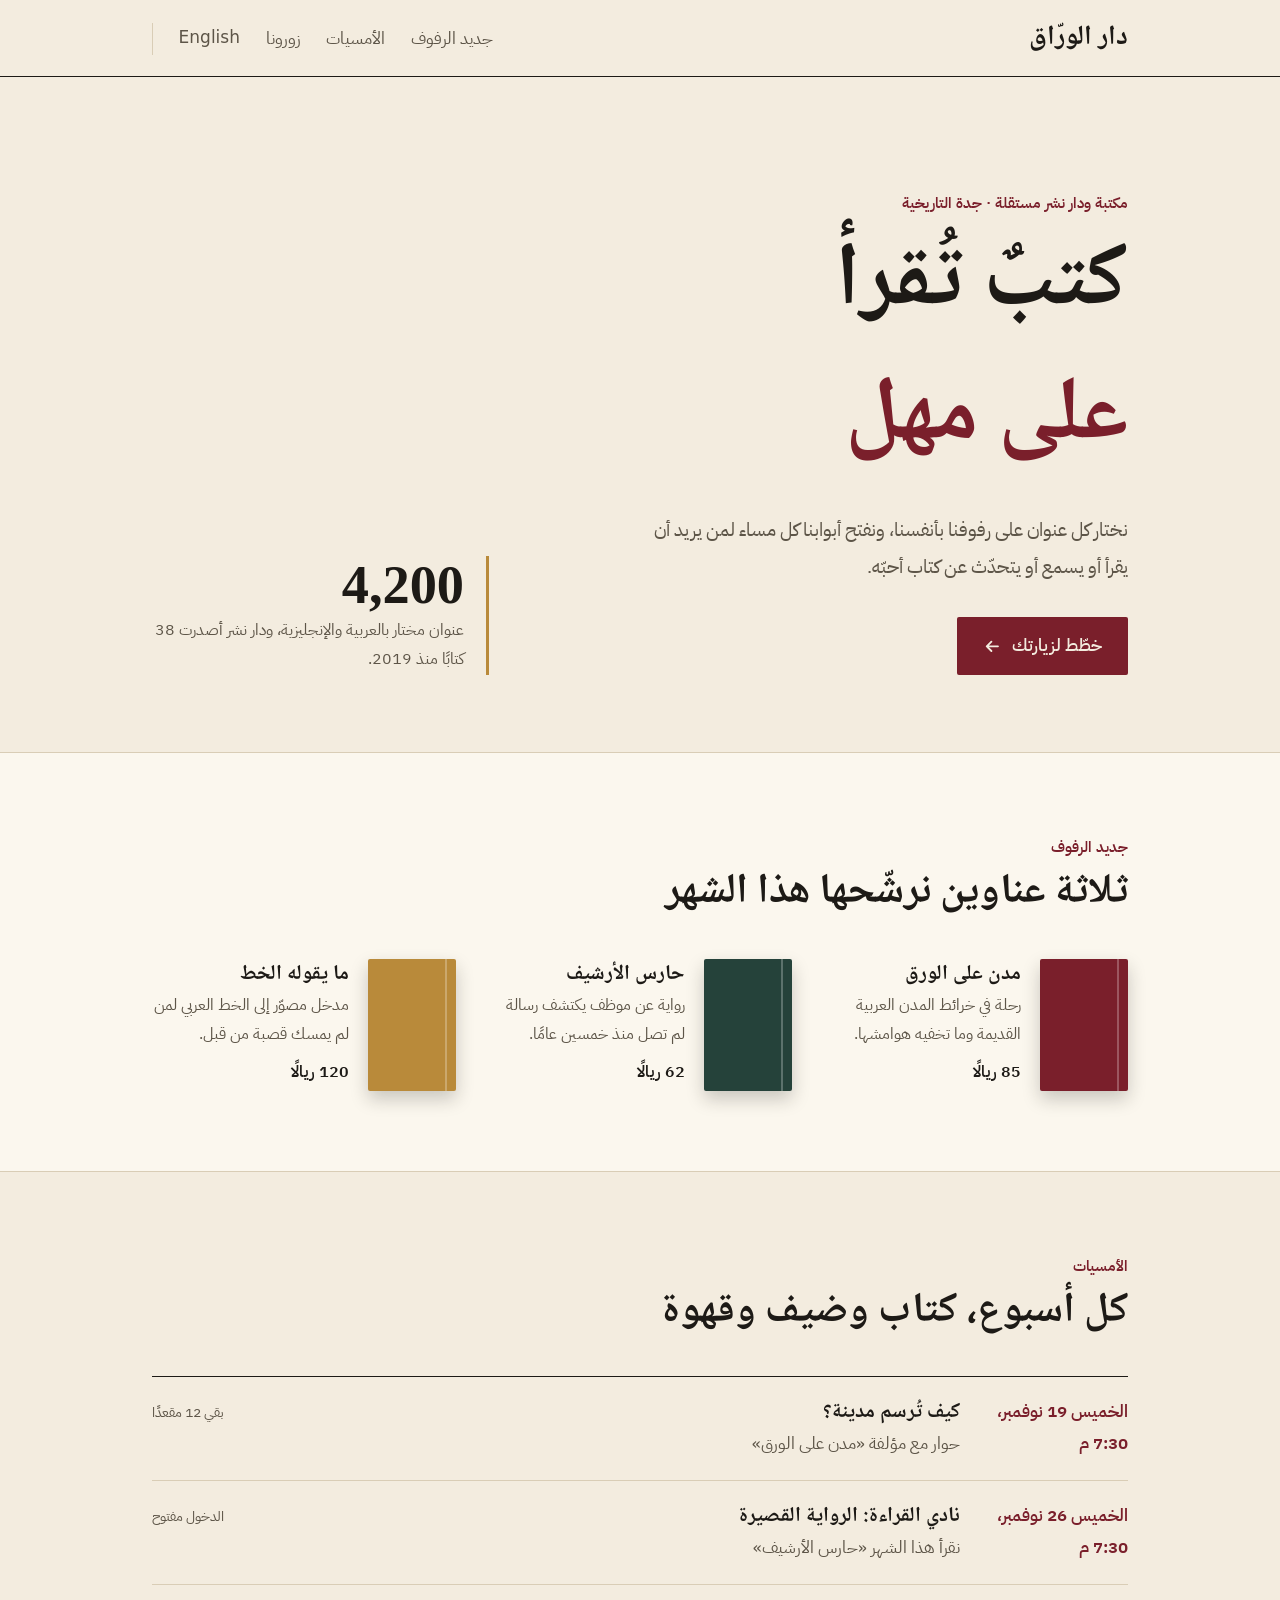
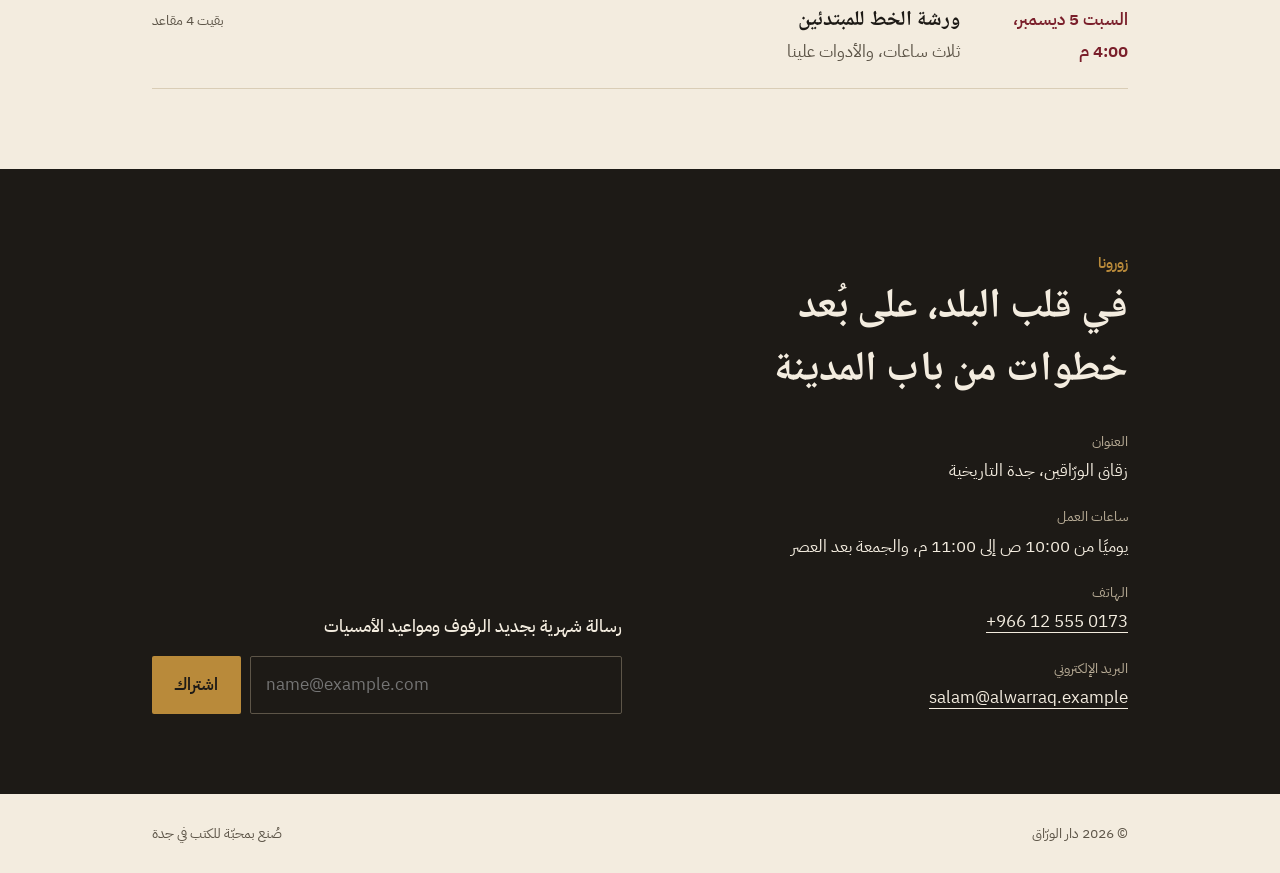
<file: examples/01-bilingual-site/site/ar/index.html>
<!doctype html>
<html lang="ar" dir="rtl">
<head>
<meta charset="utf-8">
<meta name="viewport" content="width=device-width, initial-scale=1">
<title>دار الورّاق | مكتبة ودار نشر مستقلة في جدة</title>
<meta name="description" content="مكتبة مستقلة في جدة التاريخية: كتب مختارة بعناية، وأمسيات قراءة أسبوعية، ودار نشر للأصوات الجديدة.">
<link rel="canonical" href="https://example.com/ar/">
<link rel="alternate" hreflang="ar" href="https://example.com/ar/">
<link rel="alternate" hreflang="en" href="https://example.com/en/">
<link rel="alternate" hreflang="x-default" href="https://example.com/ar/">
<meta property="og:locale" content="ar_SA">
<link rel="preconnect" href="https://fonts.googleapis.com">
<link rel="preconnect" href="https://fonts.gstatic.com" crossorigin>
<link href="https://fonts.googleapis.com/css2?family=Noto+Naskh+Arabic:wght@500;700&family=IBM+Plex+Sans+Arabic:wght@400;500;600&display=swap" rel="stylesheet">
<link rel="stylesheet" href="../assets/site.css">
</head>
<body>

<header class="masthead">
  <div class="wrap">
    <a class="brand display" href="#top">دار الورّاق</a>
    <nav aria-label="التنقّل الرئيسي">
      <a href="#shelf">جديد الرفوف</a>
      <a href="#evenings">الأمسيات</a>
      <a href="#visit">زورونا</a>
      <a class="lang-link" href="../en/index.html" lang="en" dir="ltr" hreflang="en">English</a>
    </nav>
  </div>
</header>

<main id="top">
  <section class="hero">
    <div class="wrap">
      <div>
        <p class="label">مكتبة ودار نشر مستقلة · جدة التاريخية</p>
        <h1>كتبٌ تُقرأ <em>على مهل</em></h1>
        <p class="lead">نختار كل عنوان على رفوفنا بأنفسنا، ونفتح أبوابنا كل مساء لمن يريد أن يقرأ أو يسمع أو يتحدّث عن كتاب أحبّه.</p>
        <a class="cta" href="#visit">خطّط لزيارتك
          <svg viewBox="0 0 20 20" fill="none" aria-hidden="true"><path d="M4 10h12m-5-5 5 5-5 5" stroke="currentColor" stroke-width="2" stroke-linecap="round" stroke-linejoin="round"/></svg>
        </a>
      </div>
      <p class="colophon"><strong>4,200</strong>عنوان مختار بالعربية والإنجليزية، ودار نشر أصدرت 38 كتابًا منذ 2019.</p>
    </div>
  </section>

  <section class="shelf" id="shelf">
    <div class="wrap">
      <p class="label">جديد الرفوف</p>
      <h2>ثلاثة عناوين نرشّحها هذا الشهر</h2>
      <ul class="books">
        <li class="book"><div class="cover" aria-hidden="true"></div>
          <div><h3>مدن على الورق</h3><p>رحلة في خرائط المدن العربية القديمة وما تخفيه هوامشها.</p><p class="price">85 ريالًا</p></div></li>
        <li class="book"><div class="cover b" aria-hidden="true"></div>
          <div><h3>حارس الأرشيف</h3><p>رواية عن موظف يكتشف رسالة لم تصل منذ خمسين عامًا.</p><p class="price">62 ريالًا</p></div></li>
        <li class="book"><div class="cover c" aria-hidden="true"></div>
          <div><h3>ما يقوله الخط</h3><p>مدخل مصوّر إلى الخط العربي لمن لم يمسك قصبة من قبل.</p><p class="price">120 ريالًا</p></div></li>
      </ul>
    </div>
  </section>

  <section class="evenings" id="evenings">
    <div class="wrap">
      <p class="label">الأمسيات</p>
      <h2>كل أسبوع، كتاب وضيف وقهوة</h2>
      <ul class="agenda">
        <li><time datetime="2026-11-19T19:30">الخميس 19 نوفمبر، 7:30 م</time>
          <div><h3>كيف تُرسم مدينة؟</h3><p class="who">حوار مع مؤلفة «مدن على الورق»</p></div>
          <span class="seat">بقي 12 مقعدًا</span></li>
        <li><time datetime="2026-11-26T19:30">الخميس 26 نوفمبر، 7:30 م</time>
          <div><h3>نادي القراءة: الرواية القصيرة</h3><p class="who">نقرأ هذا الشهر «حارس الأرشيف»</p></div>
          <span class="seat">الدخول مفتوح</span></li>
        <li><time datetime="2026-12-05T16:00">السبت 5 ديسمبر، 4:00 م</time>
          <div><h3>ورشة الخط للمبتدئين</h3><p class="who">ثلاث ساعات، والأدوات علينا</p></div>
          <span class="seat">بقيت 4 مقاعد</span></li>
      </ul>
    </div>
  </section>

  <section class="visit" id="visit">
    <div class="wrap">
      <div>
        <p class="label">زورونا</p>
        <h2>في قلب البلد، على بُعد خطوات من باب المدينة</h2>
        <dl>
          <div><dt>العنوان</dt><dd>زقاق الورّاقين، جدة التاريخية</dd></div>
          <div><dt>ساعات العمل</dt><dd>يوميًا من 10:00 ص إلى 11:00 م، والجمعة بعد العصر</dd></div>
          <div><dt>الهاتف</dt><dd><a href="tel:+966125550173" dir="ltr">+966 12 555 0173</a></dd></div>
          <div><dt>البريد الإلكتروني</dt><dd><a href="mailto:salam@alwarraq.example" dir="ltr">salam@alwarraq.example</a></dd></div>
        </dl>
      </div>
      <form action="#" method="post">
        <label for="email">رسالة شهرية بجديد الرفوف ومواعيد الأمسيات</label>
        <div class="row">
          <input id="email" type="email" name="email" dir="ltr" autocomplete="email" placeholder="name@example.com" required>
          <button type="submit">اشتراك</button>
        </div>
      </form>
    </div>
  </section>
</main>

<footer class="foot">
  <div class="wrap">
    <span>© 2026 دار الورّاق</span>
    <span>صُنع بمحبّة للكتب في جدة</span>
  </div>
</footer>

</body>
</html>
</file>
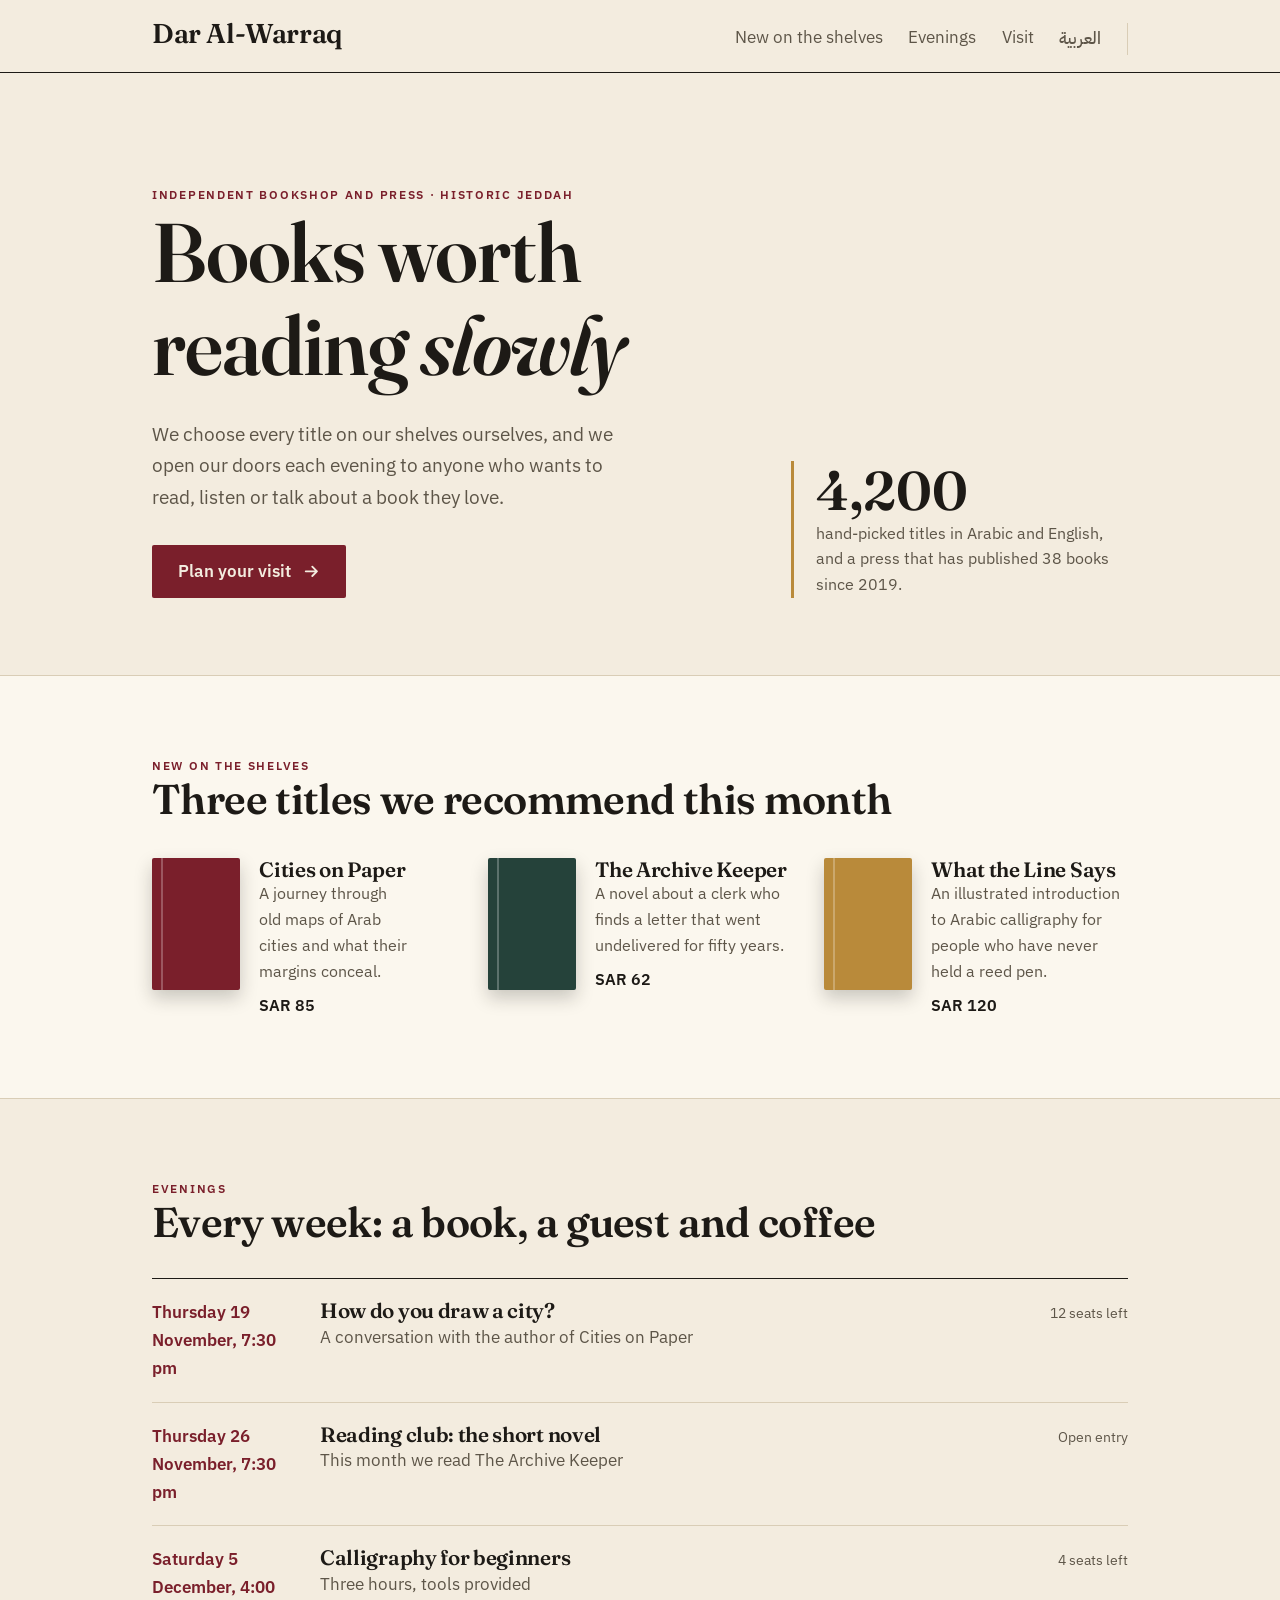
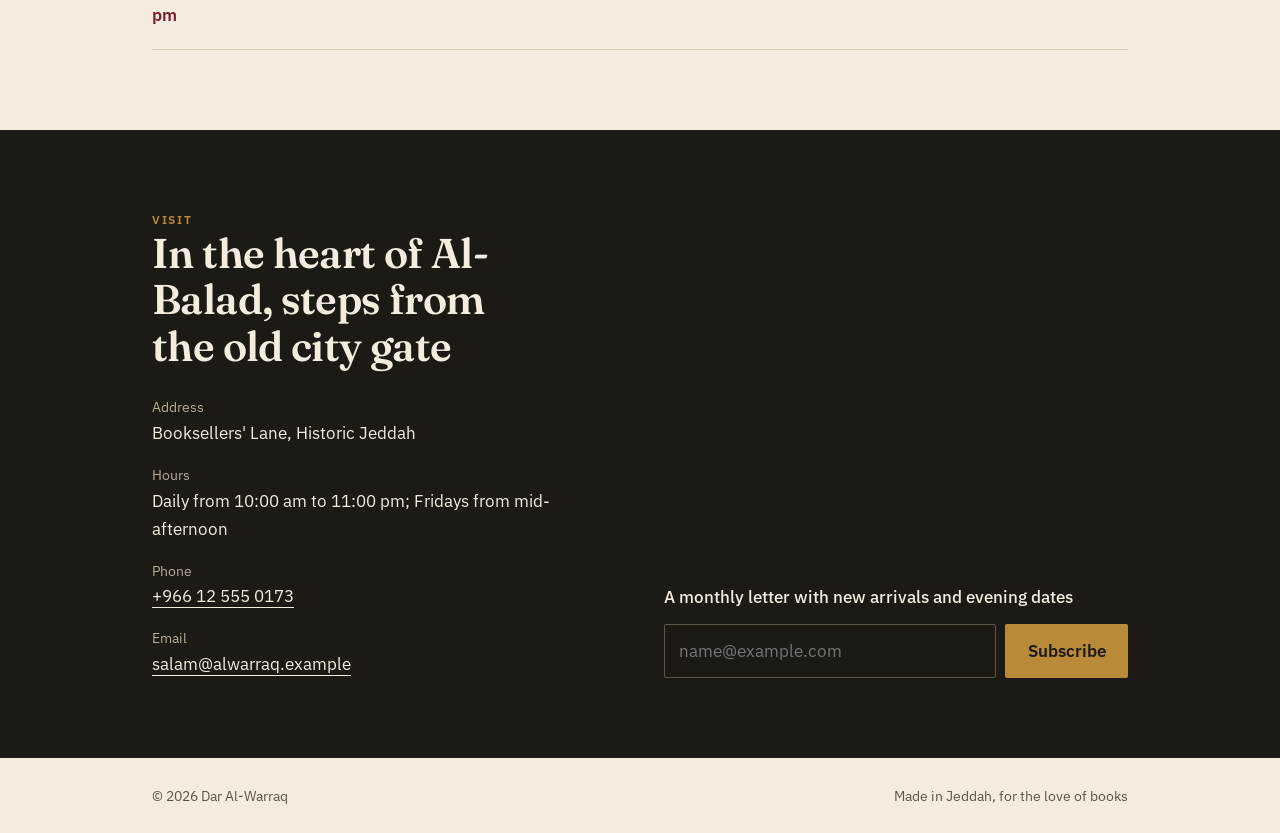
<file: examples/01-bilingual-site/site/en/index.html>
<!doctype html>
<html lang="en" dir="ltr">
<head>
<meta charset="utf-8">
<meta name="viewport" content="width=device-width, initial-scale=1">
<title>Dar Al-Warraq | Independent bookshop and publisher in Jeddah</title>
<meta name="description" content="An independent bookshop in historic Jeddah: carefully chosen books, weekly reading evenings and a small press for new voices.">
<link rel="canonical" href="https://example.com/en/">
<link rel="alternate" hreflang="ar" href="https://example.com/ar/">
<link rel="alternate" hreflang="en" href="https://example.com/en/">
<link rel="alternate" hreflang="x-default" href="https://example.com/ar/">
<meta property="og:locale" content="en_US">
<link rel="preconnect" href="https://fonts.googleapis.com">
<link rel="preconnect" href="https://fonts.gstatic.com" crossorigin>
<link href="https://fonts.googleapis.com/css2?family=Fraunces:ital,opsz,wght@0,9..144,600;1,9..144,600&family=IBM+Plex+Sans:wght@400;500;600&family=IBM+Plex+Sans+Arabic:wght@500&display=swap" rel="stylesheet">
<link rel="stylesheet" href="../assets/site.css">
</head>
<body>

<header class="masthead">
  <div class="wrap">
    <a class="brand display" href="#top">Dar Al-Warraq</a>
    <nav aria-label="Main navigation">
      <a href="#shelf">New on the shelves</a>
      <a href="#evenings">Evenings</a>
      <a href="#visit">Visit</a>
      <a class="lang-link" href="../ar/index.html" lang="ar" dir="rtl" hreflang="ar">العربية</a>
    </nav>
  </div>
</header>

<main id="top">
  <section class="hero">
    <div class="wrap">
      <div>
        <p class="label">Independent bookshop and press · Historic Jeddah</p>
        <h1>Books worth reading <em>slowly</em></h1>
        <p class="lead">We choose every title on our shelves ourselves, and we open our doors each evening to anyone who wants to read, listen or talk about a book they love.</p>
        <a class="cta" href="#visit">Plan your visit
          <svg viewBox="0 0 20 20" fill="none" aria-hidden="true"><path d="M4 10h12m-5-5 5 5-5 5" stroke="currentColor" stroke-width="2" stroke-linecap="round" stroke-linejoin="round"/></svg>
        </a>
      </div>
      <p class="colophon"><strong>4,200</strong>hand-picked titles in Arabic and English, and a press that has published 38 books since 2019.</p>
    </div>
  </section>

  <section class="shelf" id="shelf">
    <div class="wrap">
      <p class="label">New on the shelves</p>
      <h2>Three titles we recommend this month</h2>
      <ul class="books">
        <li class="book"><div class="cover" aria-hidden="true"></div>
          <div><h3>Cities on Paper</h3><p>A journey through old maps of Arab cities and what their margins conceal.</p><p class="price">SAR 85</p></div></li>
        <li class="book"><div class="cover b" aria-hidden="true"></div>
          <div><h3>The Archive Keeper</h3><p>A novel about a clerk who finds a letter that went undelivered for fifty years.</p><p class="price">SAR 62</p></div></li>
        <li class="book"><div class="cover c" aria-hidden="true"></div>
          <div><h3>What the Line Says</h3><p>An illustrated introduction to Arabic calligraphy for people who have never held a reed pen.</p><p class="price">SAR 120</p></div></li>
      </ul>
    </div>
  </section>

  <section class="evenings" id="evenings">
    <div class="wrap">
      <p class="label">Evenings</p>
      <h2>Every week: a book, a guest and coffee</h2>
      <ul class="agenda">
        <li><time datetime="2026-11-19T19:30">Thursday 19 November, 7:30 pm</time>
          <div><h3>How do you draw a city?</h3><p class="who">A conversation with the author of Cities on Paper</p></div>
          <span class="seat">12 seats left</span></li>
        <li><time datetime="2026-11-26T19:30">Thursday 26 November, 7:30 pm</time>
          <div><h3>Reading club: the short novel</h3><p class="who">This month we read The Archive Keeper</p></div>
          <span class="seat">Open entry</span></li>
        <li><time datetime="2026-12-05T16:00">Saturday 5 December, 4:00 pm</time>
          <div><h3>Calligraphy for beginners</h3><p class="who">Three hours, tools provided</p></div>
          <span class="seat">4 seats left</span></li>
      </ul>
    </div>
  </section>

  <section class="visit" id="visit">
    <div class="wrap">
      <div>
        <p class="label">Visit</p>
        <h2>In the heart of Al-Balad, steps from the old city gate</h2>
        <dl>
          <div><dt>Address</dt><dd>Booksellers' Lane, Historic Jeddah</dd></div>
          <div><dt>Hours</dt><dd>Daily from 10:00 am to 11:00 pm; Fridays from mid-afternoon</dd></div>
          <div><dt>Phone</dt><dd><a href="tel:+966125550173" dir="ltr">+966 12 555 0173</a></dd></div>
          <div><dt>Email</dt><dd><a href="mailto:salam@alwarraq.example" dir="ltr">salam@alwarraq.example</a></dd></div>
        </dl>
      </div>
      <form action="#" method="post">
        <label for="email">A monthly letter with new arrivals and evening dates</label>
        <div class="row">
          <input id="email" type="email" name="email" dir="ltr" autocomplete="email" placeholder="name@example.com" required>
          <button type="submit">Subscribe</button>
        </div>
      </form>
    </div>
  </section>
</main>

<footer class="foot">
  <div class="wrap">
    <span>© 2026 Dar Al-Warraq</span>
    <span>Made in Jeddah, for the love of books</span>
  </div>
</footer>

</body>
</html>
</file>
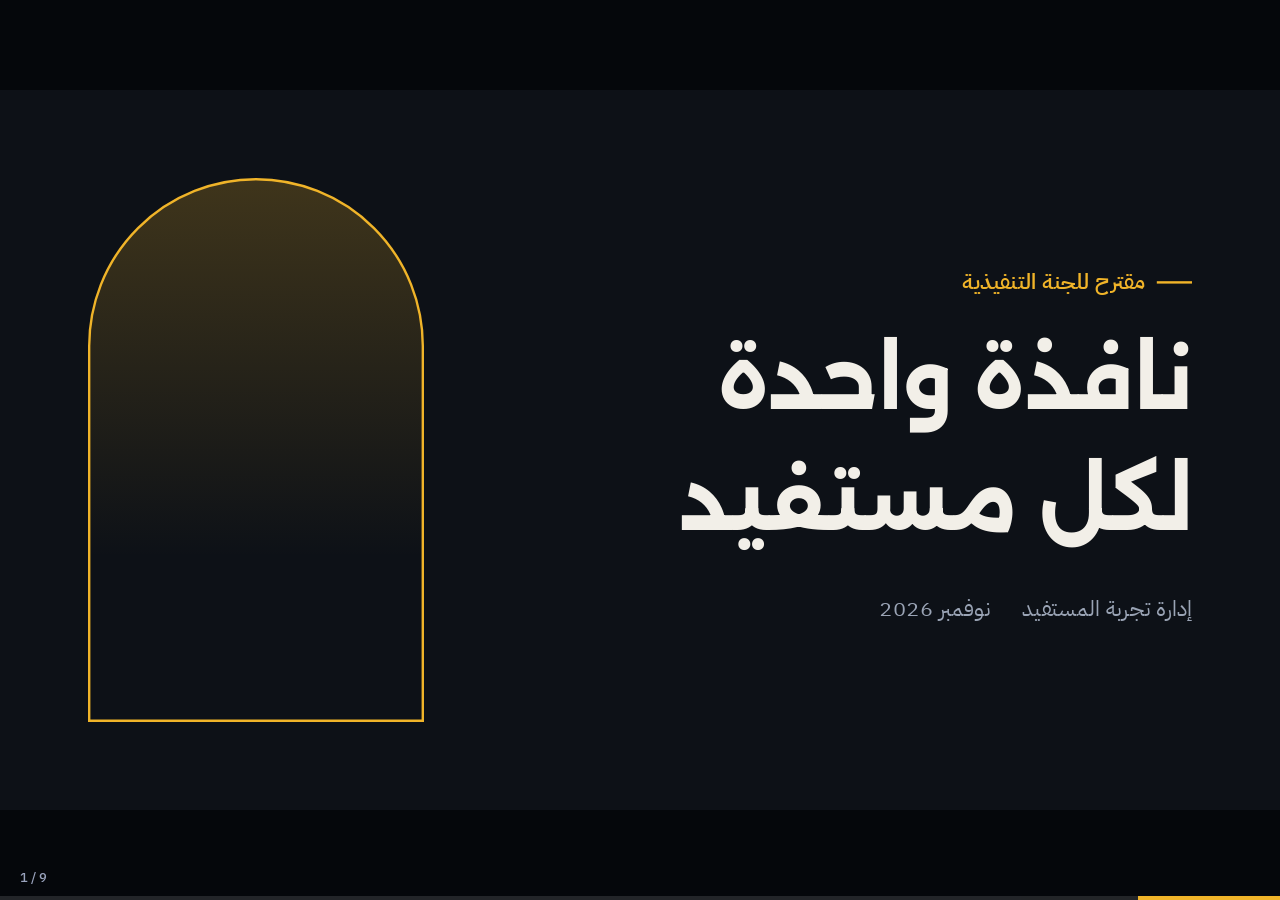
<file: examples/02-executive-deck/deck.html>
<!doctype html>
<!--
  Example 02: executive proposal deck (Arabic first, English with the L key).
  Built from skills/arabic-html-slides/assets/deck-starter.html: same engine, new theme and storyline.
  Keys: arrows / space / Home / End, L = language, F = full screen, N = notes, P = print to PDF.
-->
<html lang="ar" dir="rtl">
<head>
<meta charset="utf-8">
<meta name="viewport" content="width=device-width, initial-scale=1">
<title data-ar-text="نافذة واحدة لكل مستفيد | مقترح" data-en-text="One window for every customer | Proposal">نافذة واحدة لكل مستفيد | مقترح</title>
<link rel="preconnect" href="https://fonts.googleapis.com">
<link rel="preconnect" href="https://fonts.gstatic.com" crossorigin>
<link href="https://fonts.googleapis.com/css2?family=Alexandria:wght@500;700&family=IBM+Plex+Sans+Arabic:wght@400;500;600&family=IBM+Plex+Sans:wght@400;500;600;700&display=swap" rel="stylesheet">
<style>
/* ---------- theme tokens ---------- */
:root {
  --bg: #f4f1ea; --ink: #101a33; --muted: #5b6480; --line: #d8d2c4; --card: #fffdf8;
  --accent: #d9482b; --accent-soft: #f6d9d0; --good: #1f7a5a;
  --font-ar: "IBM Plex Sans Arabic", "Noto Sans Arabic", "Segoe UI", Tahoma, sans-serif;
  --font-en: "IBM Plex Sans", "Segoe UI", system-ui, sans-serif;
  --display-ar: "Noto Kufi Arabic", "IBM Plex Sans Arabic", "Segoe UI", Tahoma, sans-serif;
  --display-en: "IBM Plex Sans", "Segoe UI", system-ui, sans-serif;
  --dir: 1; --scale: 1;
}
[dir="rtl"] { --dir: -1; }

/* ---------- language mechanics ---------- */
html[lang="ar"] [data-lang]:not([data-lang="ar"]),
html[lang="en"] [data-lang]:not([data-lang="en"]) { display: none !important; }

/* ---------- engine: a 1600x900 stage scaled to the window ---------- */
*, *::before, *::after { box-sizing: border-box; }
html, body { margin: 0; block-size: 100%; background: #0b1020; overflow: hidden; }
.deck { position: fixed; inset: 0; }
.slide {
  /* Centred with physical offsets on purpose: the stage sits in the middle in both directions. */
  position: absolute; top: 50%; left: 50%; margin: -450px 0 0 -800px;
  inline-size: 1600px; block-size: 900px;
  background: var(--bg); color: var(--ink); padding: 90px 110px 100px;
  display: flex; flex-direction: column; justify-content: center; overflow: hidden;
  --shift: 70px; opacity: 0; visibility: hidden;
  transform: translateX(calc(var(--dir) * var(--shift))) scale(var(--scale));
  transition: opacity .55s ease, transform .7s cubic-bezier(.2, .7, .2, 1), visibility 0s .55s;
}
.slide.is-past { --shift: -70px; }
.slide.is-active { --shift: 0px; opacity: 1; visibility: visible; transition-delay: 0s; }
[data-step] { opacity: 0; transform: translateY(18px); transition: opacity .5s, transform .5s; }
[data-step].is-shown { opacity: 1; transform: none; }

.progress { position: fixed; inset-block-end: 0; inset-inline: 0; block-size: 4px; background: rgb(255 255 255 / .12); z-index: 5; }
.progress i { display: block; block-size: 100%; inline-size: 0; background: var(--accent); transition: inline-size .4s; }
.counter { position: fixed; inset-block-end: 14px; inset-inline-end: 20px; z-index: 5; color: #9aa3bd; font: 500 13px var(--font-en); }
.notes { display: none; }
.notes-panel { position: fixed; inset-inline: 0; inset-block-end: 0; z-index: 6; background: rgb(11 16 32 / .94); color: #e9ecf5; padding: 18px 28px 26px; font-size: 18px; max-block-size: 34vh; overflow: auto; display: none; }
.show-notes .notes-panel { display: block; }
.sr-only { position: absolute; inline-size: 1px; block-size: 1px; overflow: hidden; clip-path: inset(50%); white-space: nowrap; }

/* ---------- type ---------- */
body { font-size: 32px; }
/* :lang() only switches variables; fonts are applied at language boundaries and on headings (see the web starter). */
:lang(ar) { --text: var(--font-ar); --display: var(--display-ar); --lh: 1.75; --lh-head: 1.45; letter-spacing: 0; font-style: normal; }
:lang(en) { --text: var(--font-en); --display: var(--display-en); --lh: 1.5; --lh-head: 1.12; }
[lang] { font-family: var(--text); line-height: var(--lh); }
h1, h2, h3, p, ul, ol { margin: 0; }
h1, h2, h3 { font-family: var(--display); line-height: var(--lh-head); }
h1, h2 { text-wrap: balance; font-weight: 700; }
:is(h1, h2, h3):lang(en) { letter-spacing: -0.015em; }
h1 { font-size: 84px; }
h2 { font-size: 62px; max-inline-size: 22ch; }
h2:lang(en) { max-inline-size: 26ch; }
h3 { font-size: 38px; font-weight: 600; }
.kicker { color: var(--accent); font-weight: 600; font-size: 28px; margin-block-end: 22px; display: flex; align-items: center; gap: 14px; }
.kicker::before { content: ""; inline-size: 44px; block-size: 3px; background: currentColor; }
.kicker:lang(en) { letter-spacing: .14em; text-transform: uppercase; font-size: 22px; }
.muted { color: var(--muted); }
.num { font-family: var(--font-en); font-weight: 700; font-variant-numeric: tabular-nums; }
.source { position: absolute; inset-block-end: 40px; inset-inline-start: 110px; font-size: 20px; color: var(--muted); }

/* ---------- layouts ---------- */
.slide[data-layout="title"] { background: var(--ink); color: #f4f1ea; justify-content: flex-end; }
.slide[data-layout="title"] h1 { max-inline-size: 15ch; }
.slide[data-layout="title"] .meta { margin-block-start: 36px; display: flex; gap: 40px; color: #aab2cc; font-size: 28px; }
.slide[data-layout="title"]::before { content: ""; position: absolute; inset-block-start: -220px; inset-inline-end: -160px; inline-size: 720px; block-size: 720px; border-radius: 50%; border: 90px solid var(--accent); opacity: .95; }

.slide[data-layout="statement"] h2 { font-size: 86px; max-inline-size: 19ch; }
.slide[data-layout="statement"] h2:lang(en) { max-inline-size: 22ch; }
.slide[data-layout="statement"] mark { background: none; color: var(--accent); }

.trio { display: grid; grid-template-columns: repeat(3, 1fr); gap: 36px; margin-block-start: 56px; }
.trio > div { background: var(--card); border: 1px solid var(--line); border-radius: 22px; padding: 36px; border-block-start: 6px solid var(--accent); }
.trio .num { display: block; font-size: 100px; line-height: 1.1; white-space: nowrap; }
.trio p { font-size: 31px; color: var(--muted); margin-block-start: 10px; }
.trio small { display: inline-block; margin-block-start: 16px; padding: 4px 14px; border-radius: 999px; background: #dcefe7; color: var(--good); font-size: 24px; font-weight: 600; }

.bars { margin-block-start: 56px; display: grid; gap: 30px; }
.bar { display: grid; grid-template-columns: 360px 1fr 120px; align-items: center; gap: 28px; font-size: 32px; }
.bar .track { block-size: 44px; background: #e7e1d3; border-radius: 8px; overflow: hidden; }
/* Bars grow with inline-size from the inline start; transform-origin is physical and would not mirror. */
.bar .fill { display: block; block-size: 100%; inline-size: 0; background: var(--ink); border-radius: 8px; transition: inline-size 1s cubic-bezier(.2, .7, .2, 1) .25s; }
.bar.hot .fill { background: var(--accent); }
.is-active .bar .fill { inline-size: var(--v); }
.bar .num { text-align: end; }

.split { display: grid; grid-template-columns: 1fr 1fr; gap: 80px; align-items: center; }
.points { list-style: none; padding: 0; display: grid; gap: 38px; }
.points li { padding-inline-start: 30px; border-inline-start: 5px solid var(--accent); }
.points li p { color: var(--muted); font-size: 30px; }

.compare { display: grid; grid-template-columns: 1fr auto 1fr; gap: 36px; align-items: stretch; margin-block-start: 48px; }
.compare > div { border-radius: 22px; padding: 48px; border: 1px solid var(--line); background: var(--card); }
.compare > div.to { background: var(--ink); color: #f4f1ea; border-color: var(--ink); }
.compare ul { margin-block-start: 18px; padding-inline-start: 1.1em; display: grid; gap: 16px; font-size: 32px; }
.compare .arrow { align-self: center; inline-size: 64px; block-size: 64px; color: var(--accent); transform: scaleX(var(--dir)); }

.timeline { list-style: none; padding: 0; margin-block-start: 64px; display: grid; grid-template-columns: repeat(4, 1fr); position: relative; }
.timeline::before { content: ""; position: absolute; inset-block-start: 13px; inset-inline: 0; block-size: 3px; background: var(--line); }
.timeline li { position: relative; padding-block-start: 60px; padding-inline-end: 32px; }
.timeline li::before { content: ""; position: absolute; inset-block-start: 0; inset-inline-start: 0; inline-size: 28px; block-size: 28px; border-radius: 50%; background: var(--bg); border: 5px solid var(--accent); }
.timeline time { display: block; color: var(--accent); font-weight: 600; font-size: 28px; }
.timeline p { font-size: 28px; color: var(--muted); }

.asks { counter-reset: ask; list-style: none; padding: 0; margin-block-start: 56px; display: grid; gap: 34px; }
.asks li { counter-increment: ask; display: grid; grid-template-columns: 90px 1fr; align-items: baseline; font-size: 44px; }
.asks li::before { content: counter(ask); font: 700 56px var(--font-en); color: var(--accent); }

/* ---------- accessibility and output ---------- */
@media (prefers-reduced-motion: reduce) {
  .slide, [data-step], .progress i, .bar .fill { transition: none !important; }
  .slide { --shift: 0px; }
  .slide.is-past { --shift: 0px; }
}
@media print {
  @page { size: 1600px 900px; margin: 0; }
  html, body { overflow: visible; block-size: auto; background: none; }
  .deck { position: static; }
  .slide { position: relative; top: auto; left: auto; margin: 0; transform: none; opacity: 1; visibility: visible; break-after: page; print-color-adjust: exact; -webkit-print-color-adjust: exact; }
  [data-step] { opacity: 1; transform: none; }
  .bar .fill { inline-size: var(--v); transition: none; }
  .slide:last-child { break-after: auto; }
  .progress, .counter, .notes-panel, .sr-only { display: none !important; }
}

/* ---------- theme for this deck: dark, one amber accent, one recurring device (the window frame) ---------- */
:root {
  --bg: #0d1117; --ink: #f2efe8; --muted: #9aa4b5; --line: #263041; --card: #151c27;
  --accent: #f0b429; --accent-soft: #3a2f10; --good: #5fd0a5;
  --display-ar: "Alexandria", "IBM Plex Sans Arabic", "Segoe UI", Tahoma, sans-serif;
}
html, body { background: #05070b; }
.slide { background: radial-gradient(1200px 700px at 85% -10%, #1a2436 0%, var(--bg) 60%); }
[dir="rtl"] .slide { background: radial-gradient(1200px 700px at 15% -10%, #1a2436 0%, var(--bg) 60%); }
:lang(en) { --display: "Alexandria", var(--font-en); }
.slide[data-layout="title"] { background: var(--bg); color: var(--ink); justify-content: center; }
.slide[data-layout="title"]::before { inset-block-start: 110px; inset-inline-end: 110px; inline-size: 420px; block-size: 680px; border-radius: 210px 210px 0 0; border: 3px solid var(--accent); opacity: 1; background: linear-gradient(180deg, rgb(240 180 41 / .22), transparent 70%); }
.slide[data-layout="title"] h1 { font-size: 104px; max-inline-size: 11ch; }
.slide[data-layout="title"] .meta { color: var(--muted); }
.slide[data-layout="statement"] h2 { font-size: 82px; }
.trio > div { border-color: var(--line); border-block-start-color: var(--accent); }
.trio .num { color: var(--accent); }
.trio small { background: #3b1d1d; color: #ff9d8a; }
.bar .track { background: #1c2533; }
.bar .fill { background: #51607a; }
.bar.hot .fill { background: var(--accent); }
.bar.hot { color: var(--accent); font-weight: 600; }
.compare > div { border-color: var(--line); }
.compare > div.to { background: var(--accent); color: #17130a; border-color: var(--accent); }
.timeline li::before { background: var(--bg); }
.source { color: #6b7688; }
@media print { .slide, [dir="rtl"] .slide { background: var(--bg); } }
</style>
</head>
<body>

<main class="deck" id="deck">

  <section class="slide" data-layout="title">
    <p class="kicker"><span data-lang="ar">مقترح للجنة التنفيذية</span><span data-lang="en">Proposal to the executive committee</span></p>
    <h1><span data-lang="ar">نافذة واحدة لكل مستفيد</span><span data-lang="en">One window for every customer</span></h1>
    <div class="meta"><span data-lang="ar">إدارة تجربة المستفيد</span><span data-lang="en">Customer Experience Department</span><span data-lang="ar">نوفمبر 2026</span><span data-lang="en">November 2026</span></div>
    <aside class="notes" data-lang="ar">ابدأ بالسؤال: كم مرة اضطر أحدكم إلى شرح مشكلته مرتين؟</aside>
    <aside class="notes" data-lang="en">Open with a question: how often have you had to explain a problem twice?</aside>
  </section>

  <section class="slide" data-layout="statement">
    <p class="kicker"><span data-lang="ar">الوضع اليوم</span><span data-lang="en">Where we are</span></p>
    <h2><span data-lang="ar">يصلنا المستفيد عبر <mark>سبع قنوات</mark>، ولكل قناة فريق ونظام وإجابة مختلفة</span><span data-lang="en">Customers reach us through <mark>seven channels</mark>, each with its own team, system and answer</span></h2>
  </section>

  <section class="slide" data-layout="numbers">
    <p class="kicker"><span data-lang="ar">ما الذي يكلّفنا ذلك؟</span><span data-lang="en">What it costs us</span></p>
    <h2><span data-lang="ar">المستفيد يكرّر طلبه، وننتظر نحن أيامًا لإغلاقه</span><span data-lang="en">Customers repeat themselves and we take days to close a request</span></h2>
    <div class="trio">
      <div data-step><span class="num">41%</span><p data-lang="ar">من الطلبات تتكرّر في أكثر من قناة</p><p data-lang="en">of requests are repeated in another channel</p><small><span data-lang="ar">طلبان من كل خمسة</span><span data-lang="en">two in every five</span></small></div>
      <div data-step><span class="num">3.4</span><p data-lang="ar">أيام في المتوسط لإغلاق الطلب</p><p data-lang="en">days on average to close a request</p><small><span data-lang="ar">المستهدف يوم واحد</span><span data-lang="en">target is one day</span></small></div>
      <div data-step><span class="num">62%</span><p data-lang="ar">رضا المستفيدين عن الخدمة</p><p data-lang="en">customer satisfaction</p><small><span data-lang="ar"><bdi dir="ltr">−9</bdi> نقاط في عامين</span><span data-lang="en">down 9 points in two years</span></small></div>
    </div>
    <p class="source"><span data-lang="ar">المصدر: بيانات مراكز الخدمة، يناير إلى سبتمبر 2026</span><span data-lang="en">Source: service-centre data, January to September 2026</span></p>
  </section>

  <section class="slide" data-layout="chart">
    <p class="kicker"><span data-lang="ar">أين يذهب الوقت؟</span><span data-lang="en">Where the time goes</span></p>
    <h2><span data-lang="ar">أقل من ربع وقت الموظف يذهب إلى حلّ المشكلة</span><span data-lang="en">Less than a quarter of an agent's time goes to solving the problem</span></h2>
    <div class="bars" role="img" data-ar-aria-label="توزيع وقت موظف الخدمة: إعادة إدخال البيانات 38، البحث عن حالة الطلب 27، حل المشكلة 22، أعمال أخرى 13" data-en-aria-label="How a service agent's time is spent: re-entering data 38, looking up status 27, solving the problem 22, other 13">
      <div class="bar" style="--v: 38%"><span data-lang="ar">إعادة إدخال البيانات</span><span data-lang="en">Re-entering data</span><span class="track"><i class="fill"></i></span><span class="num">38%</span></div>
      <div class="bar" style="--v: 27%"><span data-lang="ar">البحث عن حالة الطلب</span><span data-lang="en">Looking up request status</span><span class="track"><i class="fill"></i></span><span class="num">27%</span></div>
      <div class="bar hot" style="--v: 22%"><span data-lang="ar">حلّ المشكلة فعلًا</span><span data-lang="en">Actually solving the problem</span><span class="track"><i class="fill"></i></span><span class="num">22%</span></div>
      <div class="bar" style="--v: 13%"><span data-lang="ar">أعمال أخرى</span><span data-lang="en">Other work</span><span class="track"><i class="fill"></i></span><span class="num">13%</span></div>
    </div>
    <p class="source"><span data-lang="ar">المصدر: دراسة زمن وحركة على 60 موظفًا، أكتوبر 2026</span><span data-lang="en">Source: time-and-motion study of 60 agents, October 2026</span></p>
  </section>

  <section class="slide" data-layout="statement">
    <p class="kicker"><span data-lang="ar">المقترح</span><span data-lang="en">The proposal</span></p>
    <h2><span data-lang="ar">نافذة واحدة: <mark>سجلّ موحّد</mark> لكل مستفيد، أيًّا كانت القناة التي يختارها</span><span data-lang="en">One window: <mark>a single record</mark> for every customer, whichever channel they choose</span></h2>
  </section>

  <section class="slide" data-layout="split">
    <div class="split">
      <div>
        <p class="kicker"><span data-lang="ar">كيف تعمل؟</span><span data-lang="en">How it works</span></p>
        <h2><span data-lang="ar">ثلاثة تغييرات يلمسها المستفيد والموظف</span><span data-lang="en">Three changes that customers and agents will feel</span></h2>
      </div>
      <ul class="points">
        <li data-step><h3><span data-lang="ar">سجلّ واحد</span><span data-lang="en">One record</span></h3><p data-lang="ar">كل تواصل سابق أمام الموظف من اللحظة الأولى.</p><p data-lang="en">Every past contact is in front of the agent from the first second.</p></li>
        <li data-step><h3><span data-lang="ar">توجيه تلقائي</span><span data-lang="en">Automatic routing</span></h3><p data-lang="ar">يصل الطلب إلى من يستطيع حلّه، لا إلى من ردّ أولًا.</p><p data-lang="en">A request goes to whoever can solve it, not whoever answered first.</p></li>
        <li data-step><h3><span data-lang="ar">متابعة شفافة</span><span data-lang="en">Transparent tracking</span></h3><p data-lang="ar">يرى المستفيد حالة طلبه دون أن يسأل.</p><p data-lang="en">Customers see the status of their request without asking.</p></li>
      </ul>
    </div>
  </section>

  <section class="slide" data-layout="compare">
    <p class="kicker"><span data-lang="ar">الأثر المتوقع</span><span data-lang="en">Expected impact</span></p>
    <h2><span data-lang="ar">خلال 12 شهرًا: يوم واحد لإغلاق الطلب بدل ثلاثة</span><span data-lang="en">Within 12 months: one day to close a request instead of three</span></h2>
    <div class="compare">
      <div><h3><span data-lang="ar">اليوم</span><span data-lang="en">Today</span></h3><ul><li><span data-lang="ar">7 أنظمة غير مترابطة</span><span data-lang="en">7 disconnected systems</span></li><li><span data-lang="ar">3.4 أيام لإغلاق الطلب</span><span data-lang="en">3.4 days to close a request</span></li><li><span data-lang="ar">رضا المستفيدين 62%</span><span data-lang="en">Satisfaction at 62%</span></li></ul></div>
      <svg class="arrow" viewBox="0 0 64 64" fill="none" aria-hidden="true"><path d="M10 32h44M38 16l16 16-16 16" stroke="currentColor" stroke-width="5" stroke-linecap="round" stroke-linejoin="round"/></svg>
      <div class="to"><h3><span data-lang="ar">بعد عام</span><span data-lang="en">In a year</span></h3><ul><li><span data-lang="ar">منصة واحدة</span><span data-lang="en">One platform</span></li><li><span data-lang="ar">يوم واحد لإغلاق الطلب</span><span data-lang="en">One day to close a request</span></li><li><span data-lang="ar">رضا المستفيدين 80%</span><span data-lang="en">Satisfaction at 80%</span></li></ul></div>
    </div>
  </section>

  <section class="slide" data-layout="timeline">
    <p class="kicker"><span data-lang="ar">خطة التنفيذ</span><span data-lang="en">Delivery plan</span></p>
    <h2><span data-lang="ar">أربع مراحل، وأول أثر ملموس في أبريل</span><span data-lang="en">Four phases, with the first visible result in April</span></h2>
    <ol class="timeline">
      <li data-step><time datetime="2027-01"><span data-lang="ar">يناير</span><span data-lang="en">January</span></time><h3><span data-lang="ar">التأسيس</span><span data-lang="en">Foundation</span></h3><p data-lang="ar">السجلّ الموحّد وربط الأنظمة</p><p data-lang="en">Single record and system integration</p></li>
      <li data-step><time datetime="2027-04"><span data-lang="ar">أبريل</span><span data-lang="en">April</span></time><h3><span data-lang="ar">أول قناتين</span><span data-lang="en">First two channels</span></h3><p data-lang="ar">الهاتف والتطبيق</p><p data-lang="en">Phone and app</p></li>
      <li data-step><time datetime="2027-07"><span data-lang="ar">يوليو</span><span data-lang="en">July</span></time><h3><span data-lang="ar">كل القنوات</span><span data-lang="en">All channels</span></h3><p data-lang="ar">الفروع والبريد ووسائل التواصل</p><p data-lang="en">Branches, email and social media</p></li>
      <li data-step><time datetime="2027-12"><span data-lang="ar">ديسمبر</span><span data-lang="en">December</span></time><h3><span data-lang="ar">قياس الأثر</span><span data-lang="en">Measure impact</span></h3><p data-lang="ar">تقرير للجنة بالنتائج</p><p data-lang="en">Results reported to the committee</p></li>
    </ol>
  </section>

  <section class="slide" data-layout="ask">
    <p class="kicker"><span data-lang="ar">المطلوب من اللجنة</span><span data-lang="en">What we ask of the committee</span></p>
    <h2><span data-lang="ar">ثلاثة قرارات تبدأ بها النافذة الواحدة</span><span data-lang="en">Three decisions that start the single window</span></h2>
    <ol class="asks">
      <li data-step><span data-lang="ar">اعتماد مشروع النافذة الواحدة ضمن خطة 2027</span><span data-lang="en">Approve the single-window project in the 2027 plan</span></li>
      <li data-step><span data-lang="ar">تكليف مالك واحد للمشروع من الإدارة التنفيذية</span><span data-lang="en">Name one executive owner for the project</span></li>
      <li data-step><span data-lang="ar">إقرار «يوم واحد» مستهدفًا لإغلاق الطلب</span><span data-lang="en">Adopt "one day" as the target for closing a request</span></li>
    </ol>
  </section>

</main>

<div class="progress" aria-hidden="true"><i id="bar"></i></div>
<div class="counter" aria-hidden="true"><bdi dir="ltr" id="counter">1 / 1</bdi></div>
<div class="notes-panel" id="notes"></div>
<div class="sr-only" aria-live="polite" id="live"></div>

<script>
(function () {
  var root = document.documentElement, DIRS = { ar: "rtl", en: "ltr" };
  var slides = Array.prototype.slice.call(document.querySelectorAll(".slide"));
  var bar = document.getElementById("bar"), counter = document.getElementById("counter");
  var live = document.getElementById("live"), notes = document.getElementById("notes");
  var index = 0;

  function setLang(lang) {
    if (!DIRS[lang]) lang = "ar";
    root.lang = lang; root.dir = DIRS[lang];
    var prefix = "data-" + lang + "-";
    document.querySelectorAll("*").forEach(function (el) {
      Array.prototype.slice.call(el.attributes).forEach(function (a) {
        if (a.name.indexOf(prefix) !== 0) return;
        var name = a.name.slice(prefix.length);
        if (name === "text") el.textContent = a.value; else el.setAttribute(name, a.value);
      });
    });
    render();
  }
  function fit() { root.style.setProperty("--scale", Math.min(innerWidth / 1600, innerHeight / 900)); }
  function steps(slide) { return Array.prototype.slice.call(slide.querySelectorAll("[data-step]")); }
  function render() {
    slides.forEach(function (s, i) {
      s.classList.toggle("is-active", i === index);
      s.classList.toggle("is-past", i < index);
      s.setAttribute("aria-hidden", i === index ? "false" : "true");
    });
    bar.style.inlineSize = ((index + 1) / slides.length * 100) + "%";
    counter.textContent = (index + 1) + " / " + slides.length;
    var heading = slides[index].querySelector("h1, h2");
    live.textContent = heading ? heading.innerText : "";
    var note = slides[index].querySelector('.notes[data-lang="' + root.lang + '"]');
    notes.textContent = note ? note.textContent : "";
    if (location.hash !== "#" + (index + 1)) history.replaceState(null, "", "#" + (index + 1));
  }
  function go(i, revealAll) {
    index = Math.max(0, Math.min(slides.length - 1, i));
    steps(slides[index]).forEach(function (el) { el.classList.toggle("is-shown", !!revealAll); });
    render();
  }
  function next() {
    var hidden = steps(slides[index]).filter(function (el) { return !el.classList.contains("is-shown"); });
    if (hidden.length) hidden[0].classList.add("is-shown"); else if (index < slides.length - 1) go(index + 1, false);
  }
  function prev() {
    var shown = steps(slides[index]).filter(function (el) { return el.classList.contains("is-shown"); });
    if (shown.length) shown[shown.length - 1].classList.remove("is-shown"); else if (index > 0) go(index - 1, true);
  }

  document.addEventListener("keydown", function (e) {
    if (e.metaKey || e.ctrlKey || e.altKey) return;
    var rtl = root.dir === "rtl", k = e.key;
    if (k === "ArrowLeft") { rtl ? next() : prev(); }
    else if (k === "ArrowRight") { rtl ? prev() : next(); }
    else if (k === " " || k === "PageDown" || k === "ArrowDown" || k === "Enter") { next(); }
    else if (k === "PageUp" || k === "ArrowUp" || k === "Backspace") { prev(); }
    else if (k === "Home") { go(0, false); }
    else if (k === "End") { go(slides.length - 1, true); }
    else if (k === "l" || k === "L") { setLang(root.lang === "ar" ? "en" : "ar"); }
    else if (k === "n" || k === "N") { document.body.classList.toggle("show-notes"); }
    else if (k === "p" || k === "P") { window.print(); }
    else if (k === "f" || k === "F") { document.fullscreenElement ? document.exitFullscreen() : root.requestFullscreen && root.requestFullscreen(); }
    else { return; }
    e.preventDefault();
  });

  var startX = null;
  document.addEventListener("touchstart", function (e) { startX = e.touches[0].clientX; }, { passive: true });
  document.addEventListener("touchend", function (e) {
    if (startX === null) return;
    var dx = e.changedTouches[0].clientX - startX; startX = null;
    if (Math.abs(dx) < 50) return;
    var forward = root.dir === "rtl" ? dx > 0 : dx < 0;   /* swipe towards the reading start to advance */
    forward ? next() : prev();
  }, { passive: true });
  document.addEventListener("click", function (e) { if (!e.target.closest("a, button, input, .notes-panel")) next(); });

  window.addEventListener("resize", fit);
  window.addEventListener("hashchange", function () { var n = parseInt(location.hash.slice(1), 10); if (n && n - 1 !== index) go(n - 1, true); });
  fit();
  var wanted = new URLSearchParams(location.search).get("lang");
  var first = (parseInt(location.hash.slice(1), 10) || 1) - 1;
  setLang(wanted || root.lang);
  go(first, first > 0);
})();
</script>
</body>
</html>
</file>
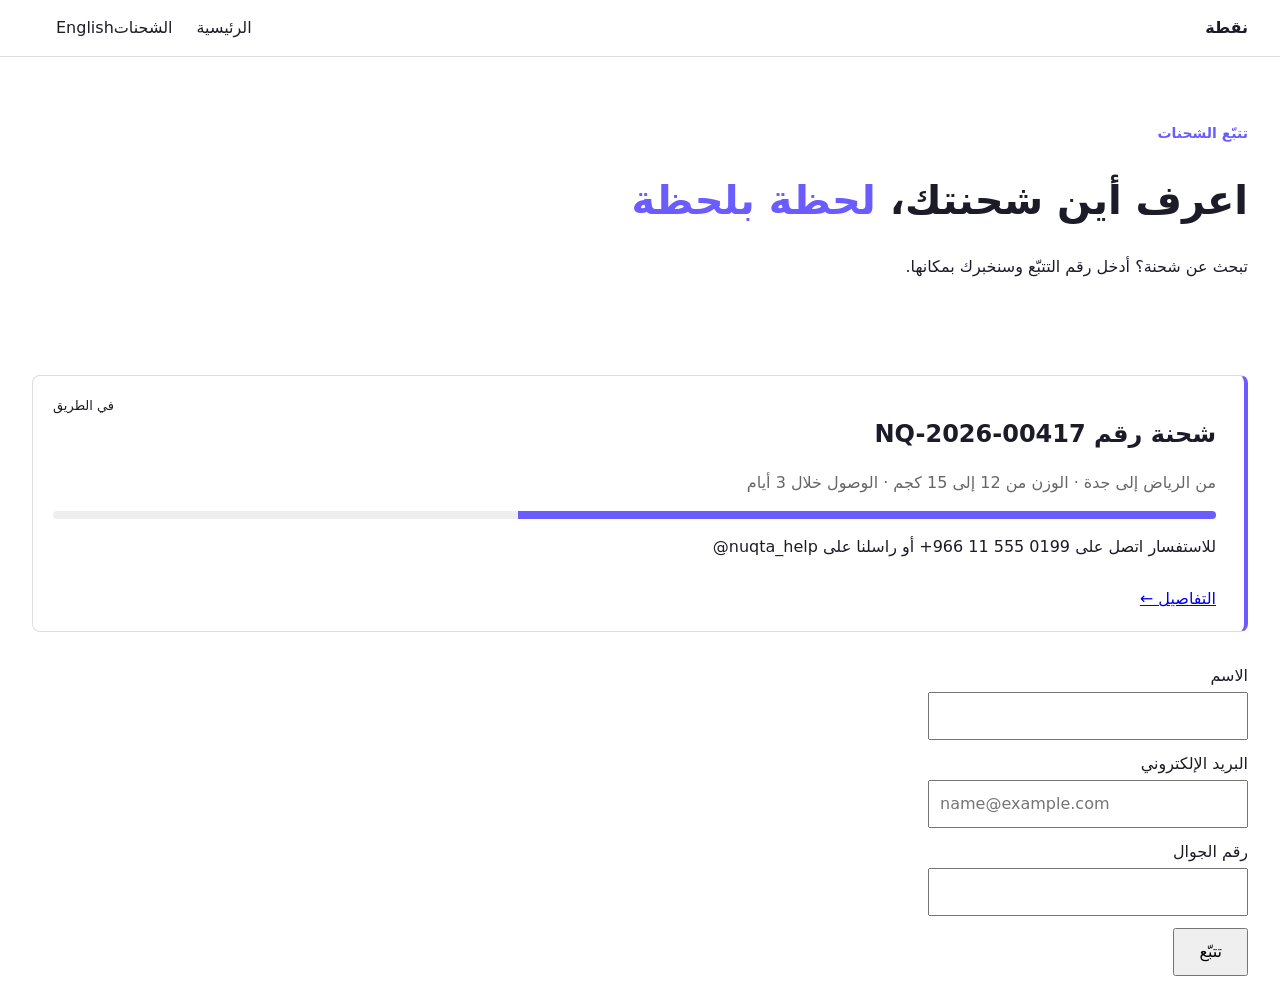
<file: examples/03-rtl-audit/after.html>
<!doctype html>
<html lang="ar" dir="rtl">
<head>
<meta charset="utf-8">
<meta name="viewport" content="width=device-width, initial-scale=1">
<title>نقطة | تتبّع الشحنات</title>
<style>
:root { --dir: 1; }
[dir="rtl"] { --dir: -1; }
body { font-family: Inter, system-ui, sans-serif; line-height: 1.5; margin: 0; color: #1c1c28; }
[lang|="ar"] { font-family: "IBM Plex Sans Arabic", "Noto Sans Arabic", "Segoe UI", Tahoma, sans-serif; line-height: 1.8; }
:lang(ar) { letter-spacing: 0; }
.header { display: flex; padding: 16px 32px; border-block-end: 1px solid #ddd; }
.header .logo { font-weight: 700; margin-inline-end: auto; }
.header nav a { margin-inline-start: 24px; color: inherit; text-decoration: none; }
h1 { font-size: 40px; line-height: 1.4; }
.tag { font-size: 14px; font-weight: 600; color: #6a5cff; }
.tag:lang(en) { text-transform: uppercase; letter-spacing: 0.15em; font-size: 12px; }
.hero { padding: 64px 32px; }
.hero em { font-style: normal; color: #6a5cff; }
.hero em:lang(en) { font-style: italic; }
.card { border: 1px solid #ddd; border-inline-start: 4px solid #6a5cff; border-radius: 8px; padding: 20px; padding-inline-start: 28px; margin: 16px 32px; position: relative; }
.card .status { position: absolute; inset-block-start: 20px; inset-inline-end: 20px; font-size: 13px; }
.card .id { overflow-wrap: anywhere; color: #666; }
.progress { block-size: 8px; background: #eee; border-radius: 4px; overflow: hidden; }
.progress i { display: block; block-size: 100%; inline-size: 60%; background: #6a5cff; }
.next { display: inline-block; margin-block-start: 12px; }
.drawer { position: fixed; inset-block-start: 0; inset-inline-start: 0; inline-size: 280px; transform: translateX(calc(var(--dir) * -100%)); transition: transform .3s; }
form { margin: 32px; display: grid; gap: 12px; max-inline-size: 320px; }
label { display: grid; gap: 4px; }
input { padding: 10px; font: inherit; }
button { justify-self: start; padding: 10px 24px; font: inherit; }
@media (prefers-reduced-motion: reduce) { .drawer { transition: none; } }
</style>
</head>
<body>
<header class="header">
  <div class="logo">نقطة</div>
  <nav aria-label="التنقّل الرئيسي"><a href="#">الرئيسية</a><a href="#">الشحنات</a><a href="#" lang="en" dir="ltr">English</a></nav>
</header>
<main>
<div class="hero">
  <span class="tag">تتبّع الشحنات</span>
  <h1>اعرف أين شحنتك، <em>لحظة بلحظة</em></h1>
  <p>تبحث عن شحنة؟ أدخل رقم التتبّع وسنخبرك بمكانها.</p>
</div>
<div class="card">
  <span class="status">في الطريق</span>
  <h2>شحنة رقم <bdi dir="ltr">NQ-2026-00417</bdi></h2>
  <p class="id">من الرياض إلى جدة · الوزن من 12 إلى 15 كجم · الوصول خلال 3 أيام</p>
  <div class="progress" role="progressbar" aria-valuenow="60" aria-valuemin="0" aria-valuemax="100" aria-label="تقدّم الشحنة"><i></i></div>
  <p>للاستفسار اتصل على <bdi dir="ltr">+966 11 555 0199</bdi> أو راسلنا على <bdi dir="ltr">@nuqta_help</bdi></p>
  <a class="next" href="#">التفاصيل ←</a>
</div>
<form>
  <label>الاسم <input type="text" name="name" dir="auto" autocomplete="name"></label>
  <label>البريد الإلكتروني <input type="email" name="email" dir="ltr" autocomplete="email" placeholder="name@example.com"></label>
  <label>رقم الجوال <input type="tel" name="phone" dir="ltr" autocomplete="tel"></label>
  <button type="submit">تتبّع</button>
</form>
</main>
<aside class="drawer" aria-label="القائمة">القائمة</aside>
</body>
</html>
</file>
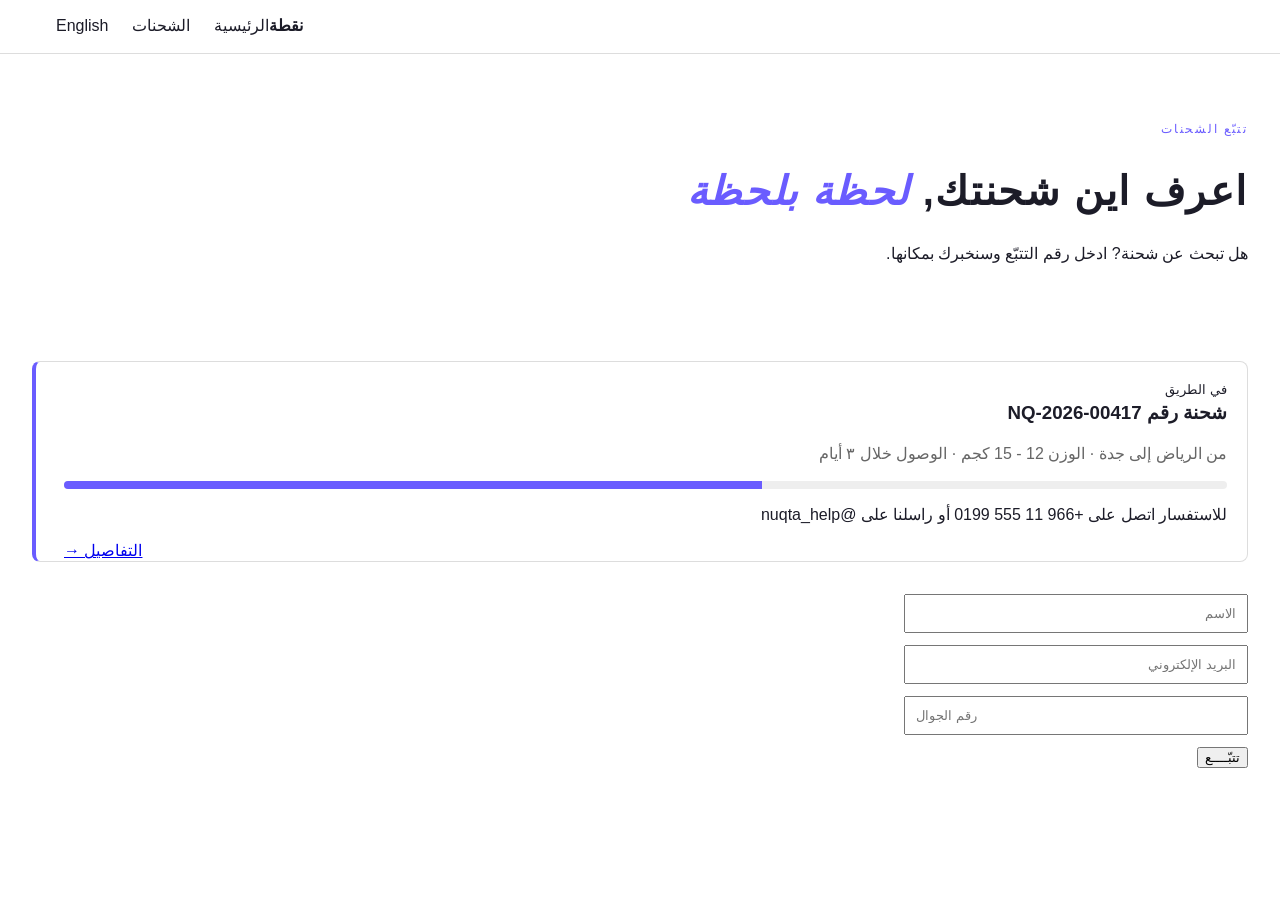
<file: examples/03-rtl-audit/before.html>
<!doctype html>
<html>
<head>
<meta charset="utf-8">
<title>نقطة | تتبّع الشحنات</title>
<style>
body { font-family: Inter, Helvetica, sans-serif; line-height: 1.3; direction: rtl; text-align: right; margin: 0; color: #1c1c28; }
.header { display: flex; padding: 16px 32px; border-bottom: 1px solid #ddd; }
.header .logo { font-weight: 700; margin-right: auto; }
.header nav a { margin-left: 24px; color: inherit; text-decoration: none; }
h1 { font-size: 40px; letter-spacing: 0.04em; }
.tag { text-transform: uppercase; letter-spacing: 0.15em; font-size: 12px; color: #6a5cff; }
.hero { padding: 64px 32px; }
.hero em { font-style: italic; color: #6a5cff; }
.card { border: 1px solid #ddd; border-left: 4px solid #6a5cff; border-radius: 8px; padding: 20px; padding-left: 28px; margin: 16px 32px; position: relative; }
.card .status { position: absolute; top: 20px; right: 20px; font-size: 13px; }
.card .id { word-break: break-all; color: #666; }
.progress { height: 8px; background: #eee; border-radius: 4px; overflow: hidden; }
.progress i { display: block; height: 100%; width: 60%; background: #6a5cff; float: left; }
.next { float: left; }
.drawer { position: fixed; top: 0; left: 0; width: 280px; transform: translateX(-100%); transition: transform .3s; }
form { margin: 32px; }
input { display: block; margin-bottom: 12px; padding: 10px; width: 320px; }
</style>
</head>
<body>
<div class="header">
  <div class="logo">نقطة</div>
  <nav><a href="#">الرئيسية</a><a href="#">الشحنات</a><a href="#">English</a></nav>
</div>
<div class="hero">
  <span class="tag">تتبّع الشحنات</span>
  <h1>اعرف اين شحنتك, <em>لحظة بلحظة</em></h1>
  <p>هل تبحث عن شحنة? ادخل رقم التتبّع وسنخبرك بمكانها.</p>
</div>
<div class="card">
  <span class="status">في الطريق</span>
  <h3>شحنة رقم NQ-2026-00417</h3>
  <p class="id">من الرياض إلى جدة · الوزن 12 - 15 كجم · الوصول خلال ٣ أيام</p>
  <div class="progress"><i></i></div>
  <p>للاستفسار اتصل على +966 11 555 0199 أو راسلنا على @nuqta_help</p>
  <a class="next" href="#">التفاصيل →</a>
</div>
<form>
  <input type="text" placeholder="الاسم">
  <input type="email" placeholder="البريد الإلكتروني">
  <input type="tel" placeholder="رقم الجوال">
  <button class="ml-4 text-left">تتبّــــع</button>
</form>
<aside class="drawer">القائمة</aside>
</body>
</html>
</file>
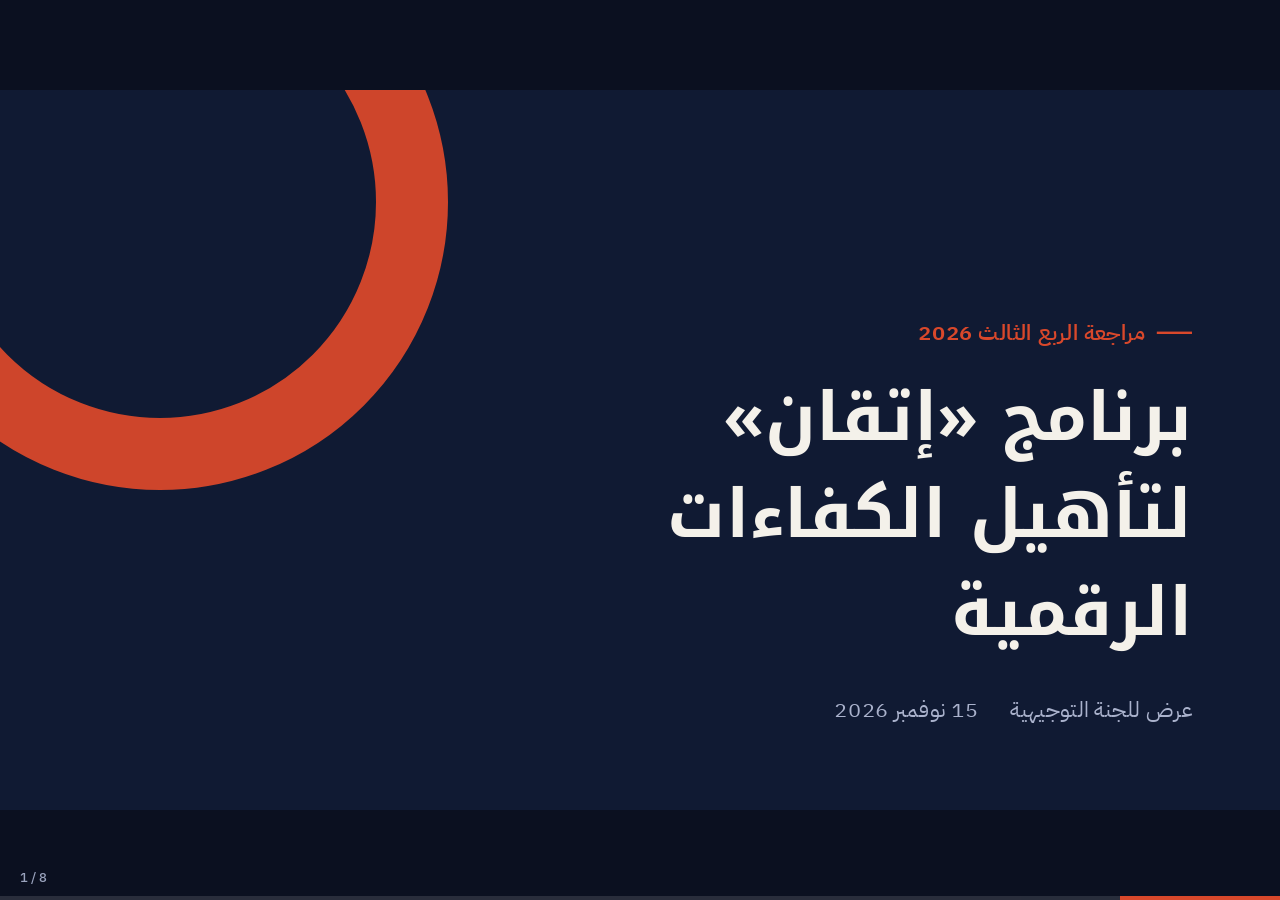
<file: skills/arabic-html-slides/assets/deck-starter.html>
<!doctype html>
<!--
  Bayan deck starter: a self-contained bilingual HTML presentation (Arabic first).
  Keys: arrows / space / PageUp / PageDown / Home / End, L = language, F = full screen, N = notes, P or Ctrl+P = print to PDF.
  In Arabic the LEFT arrow advances, because that is the reading direction.
  Keep the engine (script, .deck/.slide rules, print and reduced-motion blocks); replace theme tokens, layouts and content.
  Check:  python scripts/bidi_lint.py deck.html --profile deck && python scripts/i18n_parity.py deck.html
-->
<html lang="ar" dir="rtl">
<head>
<meta charset="utf-8">
<meta name="viewport" content="width=device-width, initial-scale=1">
<title data-ar-text="برنامج إتقان | مراجعة الربع الثالث 2026" data-en-text="Itqan Programme | Q3 2026 Review">برنامج إتقان | مراجعة الربع الثالث 2026</title>
<link rel="preconnect" href="https://fonts.googleapis.com">
<link rel="preconnect" href="https://fonts.gstatic.com" crossorigin>
<link href="https://fonts.googleapis.com/css2?family=Noto+Kufi+Arabic:wght@500;700&family=IBM+Plex+Sans+Arabic:wght@400;500;600&family=IBM+Plex+Sans:wght@400;500;600;700&display=swap" rel="stylesheet">
<style>
/* ---------- theme tokens ---------- */
:root {
  --bg: #f4f1ea; --ink: #101a33; --muted: #5b6480; --line: #d8d2c4; --card: #fffdf8;
  --accent: #d9482b; --accent-soft: #f6d9d0; --good: #1f7a5a;
  --font-ar: "IBM Plex Sans Arabic", "Noto Sans Arabic", "Segoe UI", Tahoma, sans-serif;
  --font-en: "IBM Plex Sans", "Segoe UI", system-ui, sans-serif;
  --display-ar: "Noto Kufi Arabic", "IBM Plex Sans Arabic", "Segoe UI", Tahoma, sans-serif;
  --display-en: "IBM Plex Sans", "Segoe UI", system-ui, sans-serif;
  --dir: 1; --scale: 1;
}
[dir="rtl"] { --dir: -1; }

/* ---------- language mechanics ---------- */
html[lang="ar"] [data-lang]:not([data-lang="ar"]),
html[lang="en"] [data-lang]:not([data-lang="en"]) { display: none !important; }

/* ---------- engine: a 1600x900 stage scaled to the window ---------- */
*, *::before, *::after { box-sizing: border-box; }
html, body { margin: 0; block-size: 100%; background: #0b1020; overflow: hidden; }
.deck { position: fixed; inset: 0; }
.slide {
  /* Centred with physical offsets on purpose: the stage sits in the middle in both directions. */
  position: absolute; top: 50%; left: 50%; margin: -450px 0 0 -800px;
  inline-size: 1600px; block-size: 900px;
  background: var(--bg); color: var(--ink); padding: 90px 110px 100px;
  display: flex; flex-direction: column; justify-content: center; overflow: hidden;
  --shift: 70px; opacity: 0; visibility: hidden;
  transform: translateX(calc(var(--dir) * var(--shift))) scale(var(--scale));
  transition: opacity .55s ease, transform .7s cubic-bezier(.2, .7, .2, 1), visibility 0s .55s;
}
.slide.is-past { --shift: -70px; }
.slide.is-active { --shift: 0px; opacity: 1; visibility: visible; transition-delay: 0s; }
[data-step] { opacity: 0; transform: translateY(18px); transition: opacity .5s, transform .5s; }
[data-step].is-shown { opacity: 1; transform: none; }

.progress { position: fixed; inset-block-end: 0; inset-inline: 0; block-size: 4px; background: rgb(255 255 255 / .12); z-index: 5; }
.progress i { display: block; block-size: 100%; inline-size: 0; background: var(--accent); transition: inline-size .4s; }
.counter { position: fixed; inset-block-end: 14px; inset-inline-end: 20px; z-index: 5; color: #9aa3bd; font: 500 13px var(--font-en); }
.notes { display: none; }
.notes-panel { position: fixed; inset-inline: 0; inset-block-end: 0; z-index: 6; background: rgb(11 16 32 / .94); color: #e9ecf5; padding: 18px 28px 26px; font-size: 18px; max-block-size: 34vh; overflow: auto; display: none; }
.show-notes .notes-panel { display: block; }
.sr-only { position: absolute; inline-size: 1px; block-size: 1px; overflow: hidden; clip-path: inset(50%); white-space: nowrap; }

/* ---------- type ---------- */
body { font-size: 32px; }
/* :lang() only switches variables; fonts are applied at language boundaries and on headings (see the web starter). */
:lang(ar) { --text: var(--font-ar); --display: var(--display-ar); --lh: 1.75; --lh-head: 1.45; letter-spacing: 0; font-style: normal; }
:lang(en) { --text: var(--font-en); --display: var(--display-en); --lh: 1.5; --lh-head: 1.12; }
[lang] { font-family: var(--text); line-height: var(--lh); }
h1, h2, h3, p, ul, ol { margin: 0; }
h1, h2, h3 { font-family: var(--display); line-height: var(--lh-head); }
h1, h2 { text-wrap: balance; font-weight: 700; }
:is(h1, h2, h3):lang(en) { letter-spacing: -0.015em; }
h1 { font-size: 84px; }
h2 { font-size: 62px; max-inline-size: 22ch; }
h2:lang(en) { max-inline-size: 26ch; }
h3 { font-size: 38px; font-weight: 600; }
.kicker { color: var(--accent); font-weight: 600; font-size: 28px; margin-block-end: 22px; display: flex; align-items: center; gap: 14px; }
.kicker::before { content: ""; inline-size: 44px; block-size: 3px; background: currentColor; }
.kicker:lang(en) { letter-spacing: .14em; text-transform: uppercase; font-size: 22px; }
.muted { color: var(--muted); }
.num { font-family: var(--font-en); font-weight: 700; font-variant-numeric: tabular-nums; }
.source { position: absolute; inset-block-end: 40px; inset-inline-start: 110px; font-size: 20px; color: var(--muted); }

/* ---------- layouts ---------- */
.slide[data-layout="title"] { background: var(--ink); color: #f4f1ea; justify-content: flex-end; }
.slide[data-layout="title"] h1 { max-inline-size: 15ch; }
.slide[data-layout="title"] .meta { margin-block-start: 36px; display: flex; gap: 40px; color: #aab2cc; font-size: 28px; }
.slide[data-layout="title"]::before { content: ""; position: absolute; inset-block-start: -220px; inset-inline-end: -160px; inline-size: 720px; block-size: 720px; border-radius: 50%; border: 90px solid var(--accent); opacity: .95; }

.slide[data-layout="statement"] h2 { font-size: 86px; max-inline-size: 19ch; }
.slide[data-layout="statement"] h2:lang(en) { max-inline-size: 22ch; }
.slide[data-layout="statement"] mark { background: none; color: var(--accent); }

.trio { display: grid; grid-template-columns: repeat(3, 1fr); gap: 36px; margin-block-start: 56px; }
.trio > div { background: var(--card); border: 1px solid var(--line); border-radius: 22px; padding: 36px; border-block-start: 6px solid var(--accent); }
.trio .num { display: block; font-size: 100px; line-height: 1.1; white-space: nowrap; }
.trio p { font-size: 31px; color: var(--muted); margin-block-start: 10px; }
.trio small { display: inline-block; margin-block-start: 16px; padding: 4px 14px; border-radius: 999px; background: #dcefe7; color: var(--good); font-size: 24px; font-weight: 600; }

.bars { margin-block-start: 56px; display: grid; gap: 30px; }
.bar { display: grid; grid-template-columns: 360px 1fr 120px; align-items: center; gap: 28px; font-size: 32px; }
.bar .track { block-size: 44px; background: #e7e1d3; border-radius: 8px; overflow: hidden; }
/* Bars grow with inline-size from the inline start; transform-origin is physical and would not mirror. */
.bar .fill { display: block; block-size: 100%; inline-size: 0; background: var(--ink); border-radius: 8px; transition: inline-size 1s cubic-bezier(.2, .7, .2, 1) .25s; }
.bar.hot .fill { background: var(--accent); }
.is-active .bar .fill { inline-size: var(--v); }
.bar .num { text-align: end; }

.split { display: grid; grid-template-columns: 1fr 1fr; gap: 80px; align-items: center; }
.points { list-style: none; padding: 0; display: grid; gap: 38px; }
.points li { padding-inline-start: 30px; border-inline-start: 5px solid var(--accent); }
.points li p { color: var(--muted); font-size: 30px; }

.compare { display: grid; grid-template-columns: 1fr auto 1fr; gap: 36px; align-items: stretch; margin-block-start: 48px; }
.compare > div { border-radius: 22px; padding: 48px; border: 1px solid var(--line); background: var(--card); }
.compare > div.to { background: var(--ink); color: #f4f1ea; border-color: var(--ink); }
.compare ul { margin-block-start: 18px; padding-inline-start: 1.1em; display: grid; gap: 16px; font-size: 32px; }
.compare .arrow { align-self: center; inline-size: 64px; block-size: 64px; color: var(--accent); transform: scaleX(var(--dir)); }

.timeline { list-style: none; padding: 0; margin-block-start: 64px; display: grid; grid-template-columns: repeat(4, 1fr); position: relative; }
.timeline::before { content: ""; position: absolute; inset-block-start: 13px; inset-inline: 0; block-size: 3px; background: var(--line); }
.timeline li { position: relative; padding-block-start: 60px; padding-inline-end: 32px; }
.timeline li::before { content: ""; position: absolute; inset-block-start: 0; inset-inline-start: 0; inline-size: 28px; block-size: 28px; border-radius: 50%; background: var(--bg); border: 5px solid var(--accent); }
.timeline time { display: block; color: var(--accent); font-weight: 600; font-size: 28px; }
.timeline p { font-size: 28px; color: var(--muted); }

.asks { counter-reset: ask; list-style: none; padding: 0; margin-block-start: 56px; display: grid; gap: 34px; }
.asks li { counter-increment: ask; display: grid; grid-template-columns: 90px 1fr; align-items: baseline; font-size: 44px; }
.asks li::before { content: counter(ask); font: 700 56px var(--font-en); color: var(--accent); }

/* ---------- accessibility and output ---------- */
@media (prefers-reduced-motion: reduce) {
  .slide, [data-step], .progress i, .bar .fill { transition: none !important; }
  .slide { --shift: 0px; }
  .slide.is-past { --shift: 0px; }
}
@media print {
  @page { size: 1600px 900px; margin: 0; }
  html, body { overflow: visible; block-size: auto; background: none; }
  .deck { position: static; }
  .slide { position: relative; top: auto; left: auto; margin: 0; transform: none; opacity: 1; visibility: visible; break-after: page; print-color-adjust: exact; -webkit-print-color-adjust: exact; }
  [data-step] { opacity: 1; transform: none; }
  .bar .fill { inline-size: var(--v); transition: none; }
  .slide:last-child { break-after: auto; }
  .progress, .counter, .notes-panel, .sr-only { display: none !important; }
}
</style>
</head>
<body>

<main class="deck" id="deck">

  <section class="slide" data-layout="title">
    <p class="kicker"><span data-lang="ar">مراجعة الربع الثالث 2026</span><span data-lang="en">Q3 2026 review</span></p>
    <h1><span data-lang="ar">برنامج «إتقان» لتأهيل الكفاءات الرقمية</span><span data-lang="en">Itqan: building digital talent</span></h1>
    <div class="meta">
      <span data-lang="ar">عرض للجنة التوجيهية</span><span data-lang="en">Steering committee briefing</span>
      <span data-lang="ar">15 نوفمبر 2026</span><span data-lang="en">15 November 2026</span>
    </div>
    <aside class="notes" data-lang="ar">رحّب باللجنة، واذكر أن العرض ينتهي بثلاثة قرارات مطلوبة.</aside>
    <aside class="notes" data-lang="en">Welcome the committee; say the deck ends with three decisions.</aside>
  </section>

  <section class="slide" data-layout="statement">
    <p class="kicker"><span data-lang="ar">الخلاصة</span><span data-lang="en">The headline</span></p>
    <h2><span data-lang="ar">بلغنا مستهدف العام قبل موعده بربع كامل، وتحدّينا الآن <mark>الجودة لا العدد</mark></span><span data-lang="en">We hit the annual target a full quarter early. The challenge now is <mark>quality, not volume</mark></span></h2>
  </section>

  <section class="slide" data-layout="numbers">
    <p class="kicker"><span data-lang="ar">الأداء</span><span data-lang="en">Performance</span></p>
    <h2><span data-lang="ar">ثلاثة أرقام تلخّص الربع</span><span data-lang="en">Three numbers sum up the quarter</span></h2>
    <div class="trio">
      <div data-step><span class="num">12,400</span><p data-lang="ar">متدرّبًا أتمّوا البرنامج</p><p data-lang="en">learners completed the programme</p><small><span data-lang="ar">124% من المستهدف</span><span data-lang="en">124% of target</span></small></div>
      <div data-step><span class="num">87%</span><p data-lang="ar">نسبة الإتمام</p><p data-lang="en">completion rate</p><small><span data-lang="ar"><bdi dir="ltr">+9</bdi> نقاط عن الربع الثاني</span><span data-lang="en">+9 points vs Q2</span></small></div>
      <div data-step><span class="num"><bdi dir="ltr">4.6 / 5</bdi></span><p data-lang="ar">رضا المتدرّبين</p><p data-lang="en">learner satisfaction</p><small><span data-lang="ar">الأعلى منذ الانطلاق</span><span data-lang="en">highest since launch</span></small></div>
    </div>
    <p class="source"><span data-lang="ar">المصدر: منصة التعلّم، حتى 30 سبتمبر 2026</span><span data-lang="en">Source: learning platform, to 30 September 2026</span></p>
  </section>

  <section class="slide" data-layout="chart">
    <p class="kicker"><span data-lang="ar">أين الفجوة؟</span><span data-lang="en">Where is the gap?</span></p>
    <h2><span data-lang="ar">مسار الأمن السيبراني وحده دون مستهدف الإتمام</span><span data-lang="en">Only the cybersecurity track is below its completion target</span></h2>
    <div class="bars" role="img" data-ar-aria-label="نسبة الإتمام حسب المسار: البيانات 93، الذكاء الاصطناعي 91، السحابة 88، الأمن السيبراني 64" data-en-aria-label="Completion by track: Data 93, AI 91, Cloud 88, Cybersecurity 64">
      <div class="bar" style="--v: 93%"><span data-lang="ar">تحليل البيانات</span><span data-lang="en">Data analysis</span><span class="track"><i class="fill"></i></span><span class="num">93%</span></div>
      <div class="bar" style="--v: 91%"><span data-lang="ar">الذكاء الاصطناعي</span><span data-lang="en">Artificial intelligence</span><span class="track"><i class="fill"></i></span><span class="num">91%</span></div>
      <div class="bar" style="--v: 88%"><span data-lang="ar">الحوسبة السحابية</span><span data-lang="en">Cloud computing</span><span class="track"><i class="fill"></i></span><span class="num">88%</span></div>
      <div class="bar hot" style="--v: 64%"><span data-lang="ar">الأمن السيبراني</span><span data-lang="en">Cybersecurity</span><span class="track"><i class="fill"></i></span><span class="num">64%</span></div>
    </div>
  </section>

  <section class="slide" data-layout="split">
    <div class="split">
      <div>
        <p class="kicker"><span data-lang="ar">التشخيص</span><span data-lang="en">Diagnosis</span></p>
        <h2><span data-lang="ar">السبب في التصميم لا في المتدرّبين</span><span data-lang="en">The cause is the design, not the learners</span></h2>
      </div>
      <ul class="points">
        <li data-step><h3><span data-lang="ar">مختبرات طويلة بلا توقّف</span><span data-lang="en">Long labs with no checkpoints</span></h3><p data-lang="ar">أربع ساعات متصلة، وينسحب 31% عند المختبر الثاني.</p><p data-lang="en">Four unbroken hours; 31% drop out at lab two.</p></li>
        <li data-step><h3><span data-lang="ar">متطلبات سابقة غير معلنة</span><span data-lang="en">Unstated prerequisites</span></h3><p data-lang="ar">نصف المنسحبين لم يدرسوا الشبكات من قبل.</p><p data-lang="en">Half of those who left had never studied networking.</p></li>
        <li data-step><h3><span data-lang="ar">دعم محدود خارج الدوام</span><span data-lang="en">Little support after hours</span></h3><p data-lang="ar">معظم المتدرّبين يتعلّمون مساءً، والمدرّبون متاحون نهارًا.</p><p data-lang="en">Most learners study in the evening; instructors are available by day.</p></li>
      </ul>
    </div>
  </section>

  <section class="slide" data-layout="compare">
    <p class="kicker"><span data-lang="ar">المقترح</span><span data-lang="en">Proposal</span></p>
    <h2><span data-lang="ar">إعادة تصميم المسار دون زيادة مدّته</span><span data-lang="en">Redesign the track without making it longer</span></h2>
    <div class="compare">
      <div><h3><span data-lang="ar">اليوم</span><span data-lang="en">Today</span></h3>
        <ul><li><span data-lang="ar">6 مختبرات، 4 ساعات لكلٍّ منها</span><span data-lang="en">6 labs of 4 hours each</span></li><li><span data-lang="ar">لا اختبار تحديد مستوى</span><span data-lang="en">No placement test</span></li><li><span data-lang="ar">دعم نهاري فقط</span><span data-lang="en">Daytime support only</span></li></ul></div>
      <svg class="arrow" viewBox="0 0 64 64" fill="none" aria-hidden="true"><path d="M10 32h44M38 16l16 16-16 16" stroke="currentColor" stroke-width="5" stroke-linecap="round" stroke-linejoin="round"/></svg>
      <div class="to"><h3><span data-lang="ar">المقترح</span><span data-lang="en">Proposed</span></h3>
        <ul><li><span data-lang="ar">16 مختبرًا قصيرًا، 90 دقيقة لكلٍّ منها</span><span data-lang="en">16 short labs of 90 minutes each</span></li><li><span data-lang="ar">اختبار تحديد مستوى ووحدة تمهيدية</span><span data-lang="en">Placement test and a bridging unit</span></li><li><span data-lang="ar">ساعات دعم مسائية</span><span data-lang="en">Evening support hours</span></li></ul></div>
    </div>
  </section>

  <section class="slide" data-layout="timeline">
    <p class="kicker"><span data-lang="ar">الخطة</span><span data-lang="en">Plan</span></p>
    <h2><span data-lang="ar">المسار الجديد جاهز مع دفعة يناير</span><span data-lang="en">The new track is ready for the January cohort</span></h2>
    <ol class="timeline">
      <li data-step><time datetime="2026-11"><span data-lang="ar">نوفمبر</span><span data-lang="en">November</span></time><h3><span data-lang="ar">اعتماد التصميم</span><span data-lang="en">Design approved</span></h3><p data-lang="ar">قرار اللجنة اليوم</p><p data-lang="en">Committee decision today</p></li>
      <li data-step><time datetime="2026-12"><span data-lang="ar">ديسمبر</span><span data-lang="en">December</span></time><h3><span data-lang="ar">بناء المختبرات</span><span data-lang="en">Labs built</span></h3><p data-lang="ar">16 مختبرًا ووحدة تمهيدية</p><p data-lang="en">16 labs and a bridging unit</p></li>
      <li data-step><time datetime="2027-01"><span data-lang="ar">يناير</span><span data-lang="en">January</span></time><h3><span data-lang="ar">دفعة تجريبية</span><span data-lang="en">Pilot cohort</span></h3><p data-lang="ar">400 متدرّب</p><p data-lang="en">400 learners</p></li>
      <li data-step><time datetime="2027-03"><span data-lang="ar">مارس</span><span data-lang="en">March</span></time><h3><span data-lang="ar">التعميم</span><span data-lang="en">Full rollout</span></h3><p data-lang="ar">إذا بلغ الإتمام 85%</p><p data-lang="en">If completion reaches 85%</p></li>
    </ol>
  </section>

  <section class="slide" data-layout="ask">
    <p class="kicker"><span data-lang="ar">المطلوب من اللجنة</span><span data-lang="en">What we need from you</span></p>
    <h2><span data-lang="ar">ثلاثة قرارات اليوم</span><span data-lang="en">Three decisions today</span></h2>
    <ol class="asks">
      <li data-step><span data-lang="ar">اعتماد إعادة تصميم مسار الأمن السيبراني</span><span data-lang="en">Approve the redesign of the cybersecurity track</span></li>
      <li data-step><span data-lang="ar">تخصيص مدرّبَين لساعات الدعم المسائية</span><span data-lang="en">Assign two instructors to evening support hours</span></li>
      <li data-step><span data-lang="ar">تثبيت 85% معيارًا للتعميم في مارس</span><span data-lang="en">Set 85% completion as the bar for the March rollout</span></li>
    </ol>
  </section>

</main>

<div class="progress" aria-hidden="true"><i id="bar"></i></div>
<div class="counter" aria-hidden="true"><bdi dir="ltr" id="counter">1 / 1</bdi></div>
<div class="notes-panel" id="notes"></div>
<div class="sr-only" aria-live="polite" id="live"></div>

<script>
(function () {
  var root = document.documentElement, DIRS = { ar: "rtl", en: "ltr" };
  var slides = Array.prototype.slice.call(document.querySelectorAll(".slide"));
  var bar = document.getElementById("bar"), counter = document.getElementById("counter");
  var live = document.getElementById("live"), notes = document.getElementById("notes");
  var index = 0;

  function setLang(lang) {
    if (!DIRS[lang]) lang = "ar";
    root.lang = lang; root.dir = DIRS[lang];
    var prefix = "data-" + lang + "-";
    document.querySelectorAll("*").forEach(function (el) {
      Array.prototype.slice.call(el.attributes).forEach(function (a) {
        if (a.name.indexOf(prefix) !== 0) return;
        var name = a.name.slice(prefix.length);
        if (name === "text") el.textContent = a.value; else el.setAttribute(name, a.value);
      });
    });
    render();
  }
  function fit() { root.style.setProperty("--scale", Math.min(innerWidth / 1600, innerHeight / 900)); }
  function steps(slide) { return Array.prototype.slice.call(slide.querySelectorAll("[data-step]")); }
  function render() {
    slides.forEach(function (s, i) {
      s.classList.toggle("is-active", i === index);
      s.classList.toggle("is-past", i < index);
      s.setAttribute("aria-hidden", i === index ? "false" : "true");
    });
    bar.style.inlineSize = ((index + 1) / slides.length * 100) + "%";
    counter.textContent = (index + 1) + " / " + slides.length;
    var heading = slides[index].querySelector("h1, h2");
    live.textContent = heading ? heading.innerText : "";
    var note = slides[index].querySelector('.notes[data-lang="' + root.lang + '"]');
    notes.textContent = note ? note.textContent : "";
    if (location.hash !== "#" + (index + 1)) history.replaceState(null, "", "#" + (index + 1));
  }
  function go(i, revealAll) {
    index = Math.max(0, Math.min(slides.length - 1, i));
    steps(slides[index]).forEach(function (el) { el.classList.toggle("is-shown", !!revealAll); });
    render();
  }
  function next() {
    var hidden = steps(slides[index]).filter(function (el) { return !el.classList.contains("is-shown"); });
    if (hidden.length) hidden[0].classList.add("is-shown"); else if (index < slides.length - 1) go(index + 1, false);
  }
  function prev() {
    var shown = steps(slides[index]).filter(function (el) { return el.classList.contains("is-shown"); });
    if (shown.length) shown[shown.length - 1].classList.remove("is-shown"); else if (index > 0) go(index - 1, true);
  }

  document.addEventListener("keydown", function (e) {
    if (e.metaKey || e.ctrlKey || e.altKey) return;
    var rtl = root.dir === "rtl", k = e.key;
    if (k === "ArrowLeft") { rtl ? next() : prev(); }
    else if (k === "ArrowRight") { rtl ? prev() : next(); }
    else if (k === " " || k === "PageDown" || k === "ArrowDown" || k === "Enter") { next(); }
    else if (k === "PageUp" || k === "ArrowUp" || k === "Backspace") { prev(); }
    else if (k === "Home") { go(0, false); }
    else if (k === "End") { go(slides.length - 1, true); }
    else if (k === "l" || k === "L") { setLang(root.lang === "ar" ? "en" : "ar"); }
    else if (k === "n" || k === "N") { document.body.classList.toggle("show-notes"); }
    else if (k === "p" || k === "P") { window.print(); }
    else if (k === "f" || k === "F") { document.fullscreenElement ? document.exitFullscreen() : root.requestFullscreen && root.requestFullscreen(); }
    else { return; }
    e.preventDefault();
  });

  var startX = null;
  document.addEventListener("touchstart", function (e) { startX = e.touches[0].clientX; }, { passive: true });
  document.addEventListener("touchend", function (e) {
    if (startX === null) return;
    var dx = e.changedTouches[0].clientX - startX; startX = null;
    if (Math.abs(dx) < 50) return;
    var forward = root.dir === "rtl" ? dx > 0 : dx < 0;   /* swipe towards the reading start to advance */
    forward ? next() : prev();
  }, { passive: true });
  document.addEventListener("click", function (e) { if (!e.target.closest("a, button, input, .notes-panel")) next(); });

  window.addEventListener("resize", fit);
  window.addEventListener("hashchange", function () { var n = parseInt(location.hash.slice(1), 10); if (n && n - 1 !== index) go(n - 1, true); });
  fit();
  var wanted = new URLSearchParams(location.search).get("lang");
  var first = (parseInt(location.hash.slice(1), 10) || 1) - 1;
  setLang(wanted || root.lang);
  go(first, first > 0);
})();
</script>
</body>
</html>
</file>
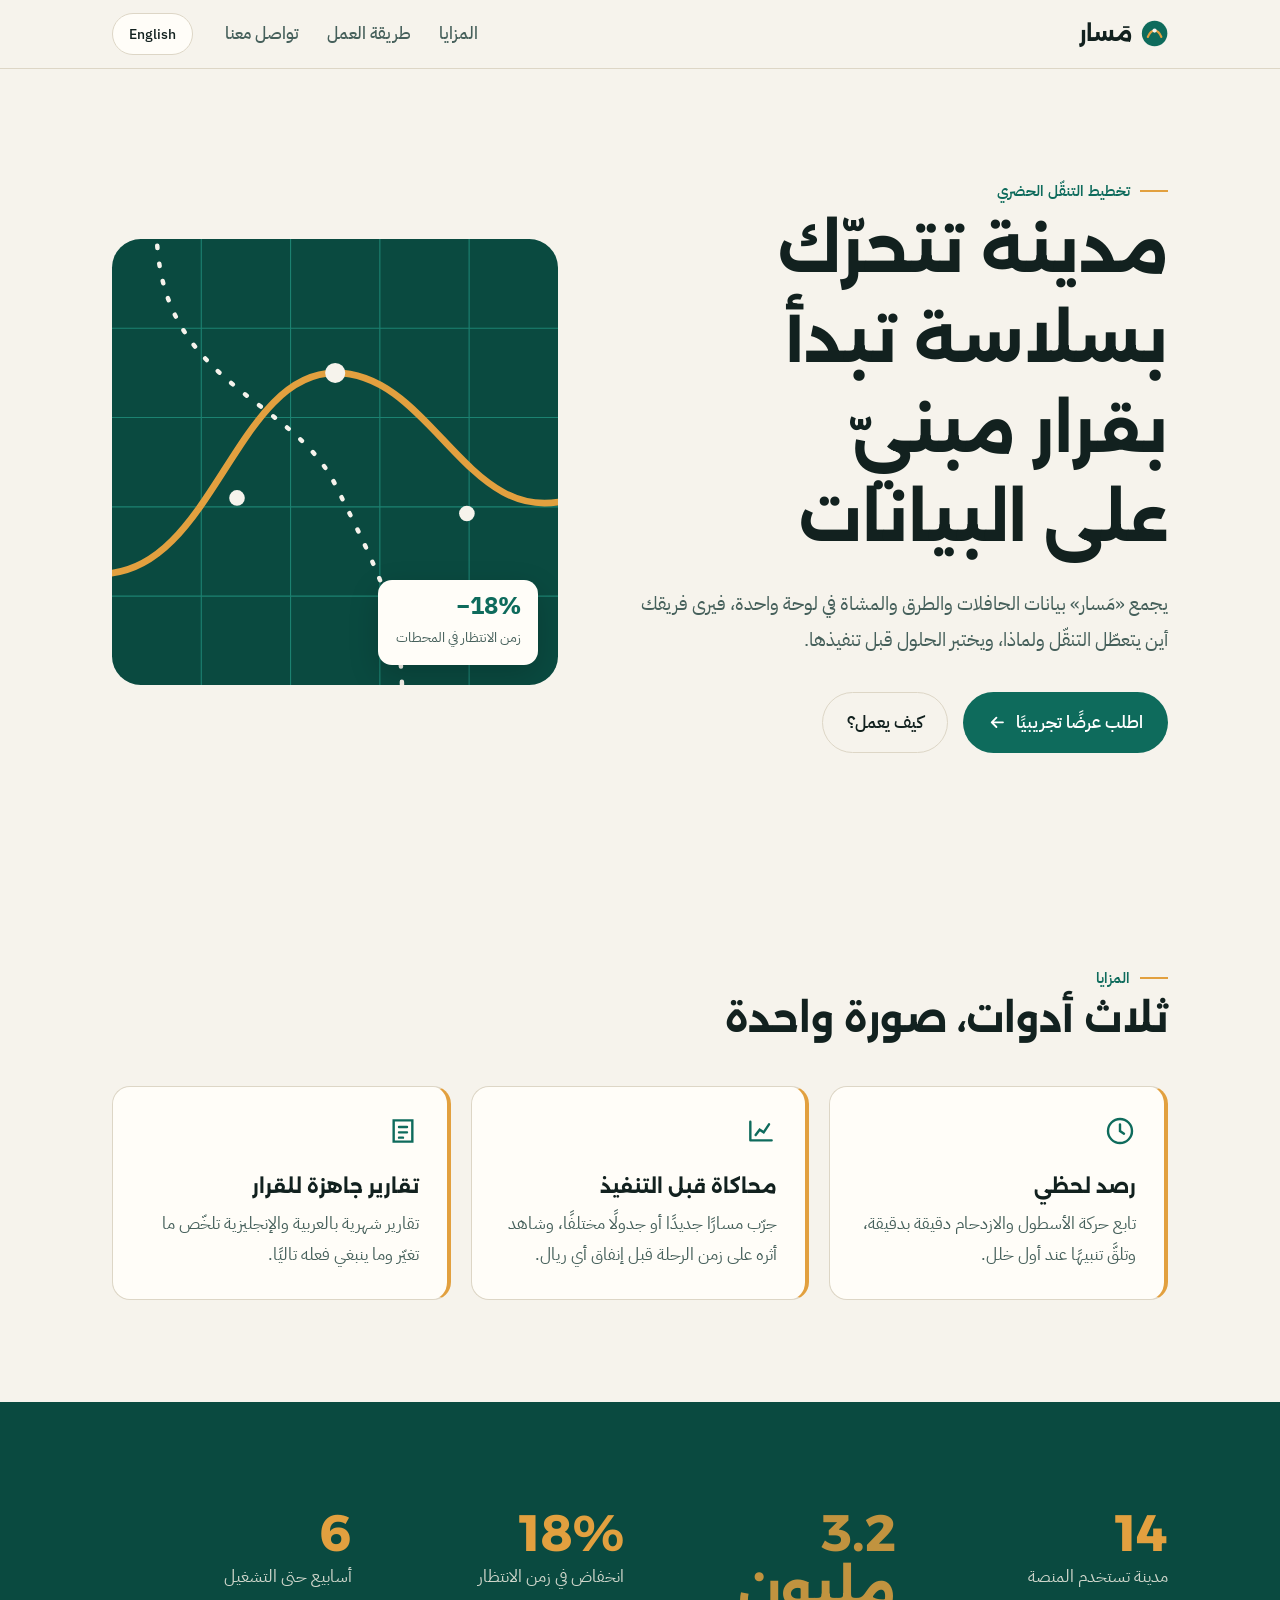
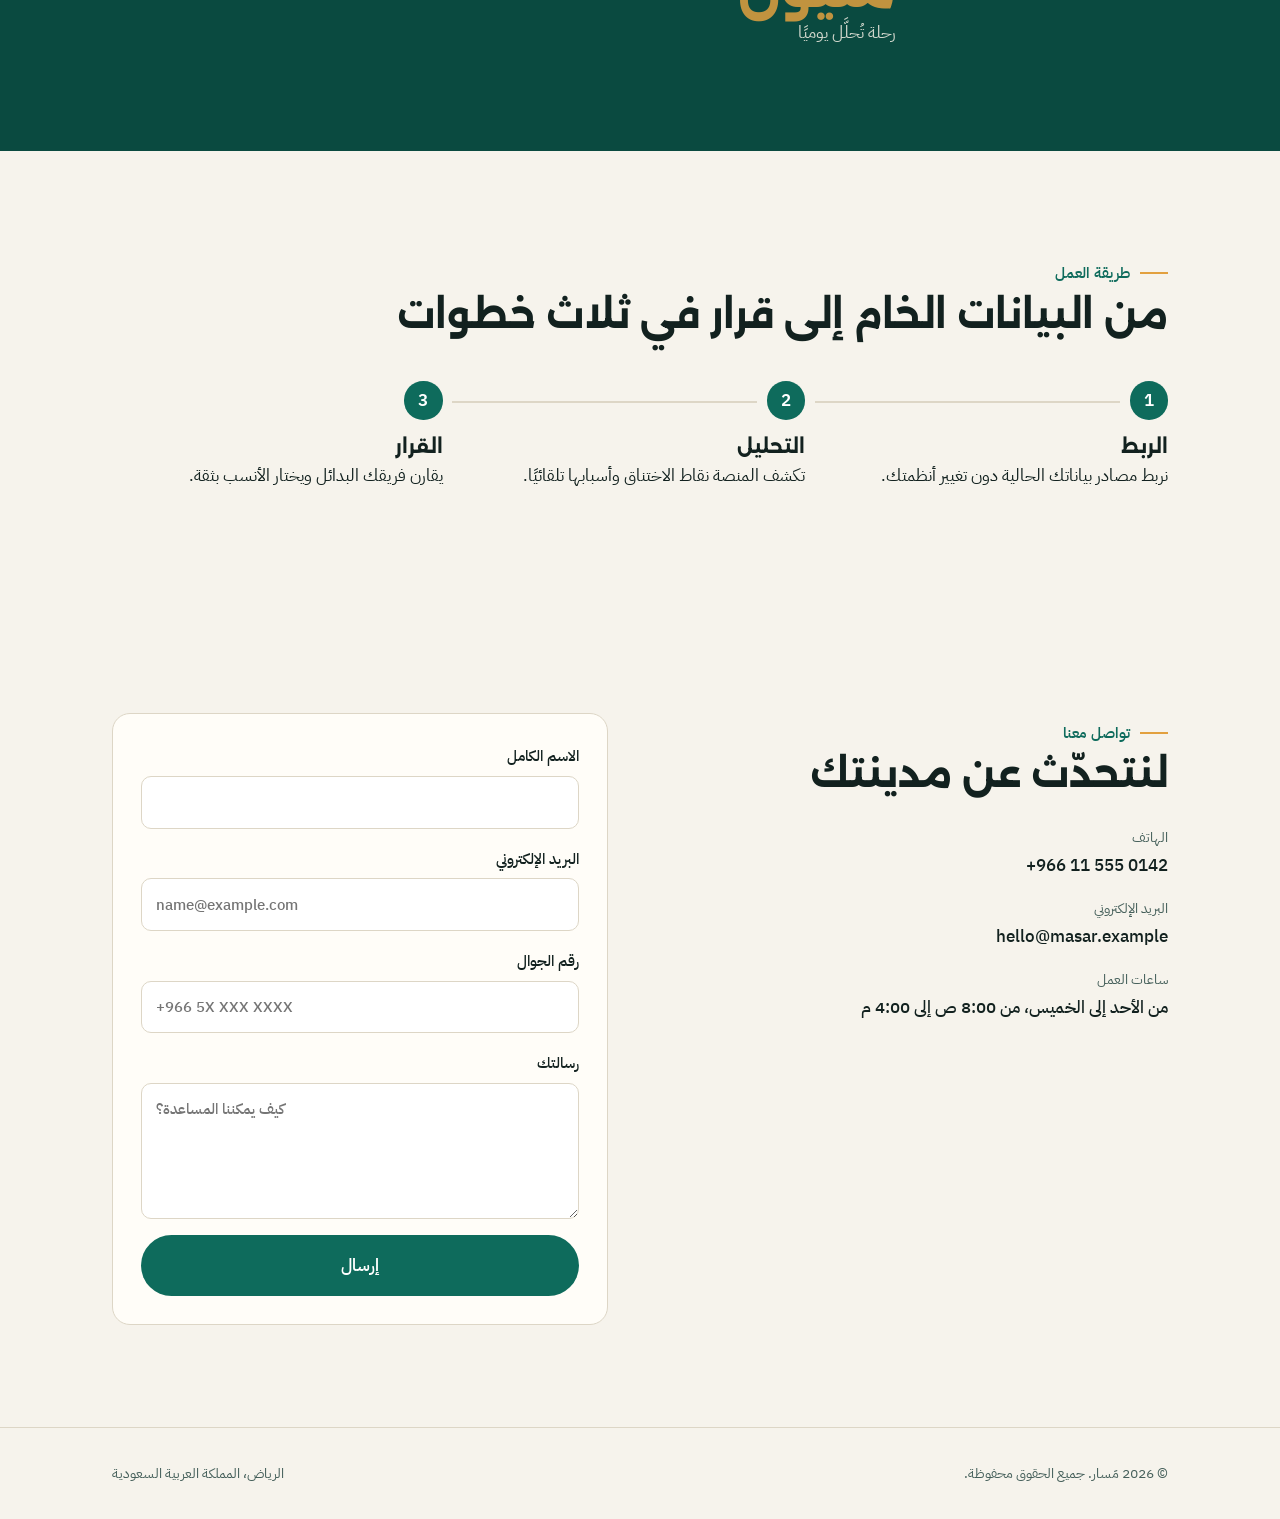
<file: skills/arabic-rtl-web/assets/starter-bilingual.html>
<!doctype html>
<!--
  Bayan starter: single-file bilingual page (Arabic first, English second).
  Mechanics to keep: the head script, the [data-lang] hiding rule, :lang() type rules,
  logical properties, the --dir variable, <bdi dir="ltr"> around LTR runs.
  Everything else (content, colours, fonts, layout) is yours to replace.
  Check your result:  python scripts/bidi_lint.py page.html && python scripts/i18n_parity.py page.html
-->
<html lang="ar" dir="rtl">
<head>
<meta charset="utf-8">
<meta name="viewport" content="width=device-width, initial-scale=1">
<title data-ar-text="مَسار | تنقّل أذكى للمدن" data-en-text="Masar | Smarter movement for cities">مَسار | تنقّل أذكى للمدن</title>
<meta name="description" data-ar-content="منصة تخطيط التنقّل الحضري للبلديات وشركات النقل." data-en-content="Urban mobility planning for municipalities and transit operators." content="منصة تخطيط التنقّل الحضري للبلديات وشركات النقل.">
<script>
/* Language and direction are set before first paint. */
(function () {
  var DIRS = { ar: "rtl", en: "ltr" }, root = document.documentElement, KEY = "site-lang";
  function stored() { try { return localStorage.getItem(KEY); } catch (e) { return null; } }
  function apply(lang) {
    if (!DIRS[lang]) lang = "ar";
    root.lang = lang;
    root.dir = DIRS[lang];
    var prefix = "data-" + lang + "-";
    document.querySelectorAll("*").forEach(function (el) {
      Array.prototype.slice.call(el.attributes).forEach(function (a) {
        if (a.name.indexOf(prefix) !== 0) return;
        var name = a.name.slice(prefix.length);
        if (name === "text") el.textContent = a.value; else el.setAttribute(name, a.value);
      });
    });
    try { localStorage.setItem(KEY, lang); } catch (e) {}
  }
  var wanted = new URLSearchParams(location.search).get("lang") || stored() || root.lang;
  root.lang = DIRS[wanted] ? wanted : "ar";
  root.dir = DIRS[root.lang];
  document.addEventListener("DOMContentLoaded", function () {
    apply(root.lang);
    document.querySelectorAll("[data-lang-switch]").forEach(function (b) {
      b.addEventListener("click", function () { apply(root.lang === "ar" ? "en" : "ar"); });
    });
    var io = "IntersectionObserver" in window && new IntersectionObserver(function (entries) {
      entries.forEach(function (e) { if (e.isIntersecting) { e.target.classList.add("in"); io.unobserve(e.target); } });
    }, { threshold: 0.15 });
    document.querySelectorAll(".reveal").forEach(function (el) { io ? io.observe(el) : el.classList.add("in"); });
  });
})();
</script>
<link rel="preconnect" href="https://fonts.googleapis.com">
<link rel="preconnect" href="https://fonts.gstatic.com" crossorigin>
<link href="https://fonts.googleapis.com/css2?family=Alexandria:wght@500;700&family=IBM+Plex+Sans+Arabic:wght@400;500;600&family=IBM+Plex+Sans:wght@400;500;600&display=swap" rel="stylesheet">
<style>
/* ---------- tokens ---------- */
:root {
  --ink: #12211f; --ink-soft: #46605b; --paper: #f6f3ec; --card: #fffdf8;
  --brand: #0e6b5c; --brand-deep: #0a4a40; --accent: #e2a03f; --line: #ddd6c6;
  --font-ar: "IBM Plex Sans Arabic", "Noto Sans Arabic", "Segoe UI", Tahoma, sans-serif;
  --font-en: "IBM Plex Sans", "Segoe UI", system-ui, sans-serif;
  --display-ar: "Alexandria", "IBM Plex Sans Arabic", "Segoe UI", Tahoma, sans-serif;
  --display-en: "Alexandria", "IBM Plex Sans", system-ui, sans-serif;
  --radius: 18px; --wrap: 72rem; --gutter: clamp(1.25rem, 4vw, 3rem);
  --dir: 1;
}
[dir="rtl"] { --dir: -1; }

/* ---------- language mechanics ---------- */
html[lang="ar"] [data-lang]:not([data-lang="ar"]),
html[lang="en"] [data-lang]:not([data-lang="en"]) { display: none !important; }

/* ---------- type: Arabic and Latin get their own settings ---------- */
*, *::before, *::after { box-sizing: border-box; }
html { scroll-behavior: smooth; -webkit-text-size-adjust: 100%; }
body { margin: 0; background: var(--paper); color: var(--ink); font-size: 1.0625rem; }
/* :lang() only switches variables. Fonts are applied at language boundaries ([lang]) and on headings,
   so a span inside a heading inherits the heading's font and leading instead of being reset. */
:lang(ar) { --text: var(--font-ar); --display: var(--display-ar); --lh: 1.85; --lh-head: 1.4; letter-spacing: 0; font-style: normal; }
:lang(en) { --text: var(--font-en); --display: var(--display-en); --lh: 1.65; --lh-head: 1.15; }
[lang] { font-family: var(--text); line-height: var(--lh); }
h1, h2, h3 { margin: 0; font-weight: 700; text-wrap: balance; font-family: var(--display); line-height: var(--lh-head); }
:is(h1, h2, h3):lang(en) { letter-spacing: -0.01em; }
h1 { font-size: clamp(2.2rem, 5.2vw, 4rem); }
h2 { font-size: clamp(1.6rem, 3vw, 2.4rem); }
h3 { font-size: 1.2rem; }
p { margin: 0; text-wrap: pretty; }
a { color: inherit; }
.eyebrow { display: inline-flex; align-items: center; gap: .6rem; color: var(--brand); font-weight: 600; font-size: .95rem; }
.eyebrow::before { content: ""; inline-size: 1.75rem; block-size: 2px; background: var(--accent); }
.eyebrow:lang(en) { letter-spacing: .12em; text-transform: uppercase; font-size: .78rem; }

/* ---------- layout: logical properties only ---------- */
.wrap { max-inline-size: var(--wrap); margin-inline: auto; padding-inline: var(--gutter); }
section { padding-block: clamp(3.5rem, 8vw, 6.5rem); }
.header { position: sticky; inset-block-start: 0; z-index: 10; background: color-mix(in srgb, var(--paper) 88%, transparent); backdrop-filter: blur(10px); border-block-end: 1px solid var(--line); }
.header .wrap { display: flex; align-items: center; gap: 2rem; min-block-size: 4.25rem; }
.logo { font-family: var(--display-ar); font-weight: 700; font-size: 1.35rem; text-decoration: none; display: flex; align-items: center; gap: .55rem; }
.logo svg { inline-size: 1.7rem; block-size: 1.7rem; }
.nav { display: flex; gap: 1.75rem; margin-inline-start: auto; }
.nav a { text-decoration: none; color: var(--ink-soft); font-weight: 500; }
.nav a:hover { color: var(--ink); }
.lang-switch { border: 1px solid var(--line); background: var(--card); color: var(--ink); border-radius: 999px; padding: .4rem 1rem; font: inherit; font-size: .9rem; font-weight: 500; cursor: pointer; }
.lang-switch:hover { border-color: var(--brand); }

.hero .wrap { display: grid; grid-template-columns: 1.1fr .9fr; gap: clamp(2rem, 5vw, 4.5rem); align-items: center; }
.hero p.lead { margin-block: 1.4rem 2.2rem; font-size: 1.2rem; color: var(--ink-soft); max-inline-size: 34rem; }
.actions { display: flex; flex-wrap: wrap; gap: .9rem; }
.btn { display: inline-flex; align-items: center; justify-content: center; gap: .6rem; padding: .85rem 1.5rem; border-radius: 999px; font: inherit; font-weight: 600; text-decoration: none; border: 1.5px solid transparent; cursor: pointer; }
.btn-primary { background: var(--brand); color: #fff; }
.btn-primary:hover { background: var(--brand-deep); }
.btn-ghost { border-color: var(--line); background: transparent; color: var(--ink); }
/* Directional icons mirror; object icons do not. */
.icon-directional { inline-size: 1.1em; block-size: 1.1em; transform: scaleX(var(--dir)); transition: translate .25s; }
.btn:hover .icon-directional { translate: calc(var(--dir) * 4px) 0; }

.hero-art { position: relative; aspect-ratio: 1 / 1; border-radius: calc(var(--radius) * 1.6); background: var(--brand-deep); overflow: hidden; }
.hero-art svg { position: absolute; inset: 0; inline-size: 100%; block-size: 100%; }
.badge { position: absolute; inset-block-end: 1.25rem; inset-inline-start: 1.25rem; background: var(--card); border-radius: 14px; padding: .8rem 1.1rem; box-shadow: 0 10px 30px rgb(0 0 0 / .18); }
.badge strong { display: block; font-size: 1.5rem; line-height: 1.2; color: var(--brand); }
.badge span { font-size: .85rem; color: var(--ink-soft); }

.grid-3 { display: grid; grid-template-columns: repeat(3, 1fr); gap: 1.25rem; margin-block-start: 2.5rem; }
.card { background: var(--card); border: 1px solid var(--line); border-radius: var(--radius); padding: 1.75rem; border-inline-start: 4px solid var(--accent); }
.card h3 { margin-block: 1rem .5rem; }
.card p { color: var(--ink-soft); }
.card svg { inline-size: 2rem; block-size: 2rem; color: var(--brand); }

.stats { background: var(--brand-deep); color: #f3efe4; }
.stats .wrap { display: grid; grid-template-columns: repeat(4, 1fr); gap: 2rem; }
.stat strong { display: block; font-family: var(--display-en); font-size: clamp(2rem, 4vw, 3.2rem); line-height: 1.1; color: var(--accent); }
.stat span { opacity: .85; }

.steps { counter-reset: step; display: grid; grid-template-columns: repeat(3, 1fr); gap: 2rem; margin-block-start: 2.5rem; padding: 0; list-style: none; }
.steps li { position: relative; padding-block-start: 3.25rem; }
.steps li::before { counter-increment: step; content: counter(step); position: absolute; inset-block-start: 0; inset-inline-start: 0; inline-size: 2.4rem; block-size: 2.4rem; display: grid; place-items: center; border-radius: 50%; background: var(--brand); color: #fff; font-weight: 600; font-family: var(--font-en); }
/* connector runs towards the next step: inline-end in both directions */
.steps li:not(:last-child)::after { content: ""; position: absolute; inset-block-start: 1.2rem; inset-inline: 3rem -1.4rem; block-size: 2px; background: var(--line); }

.contact .wrap { display: grid; grid-template-columns: 1fr 1fr; gap: clamp(2rem, 5vw, 4rem); }
.contact dl { margin-block: 1.5rem 0; display: grid; gap: .9rem; }
.contact dt { font-size: .85rem; color: var(--ink-soft); }
.contact dd { margin: 0; font-weight: 500; }
form { display: grid; gap: 1rem; background: var(--card); border: 1px solid var(--line); border-radius: var(--radius); padding: 1.75rem; }
label { display: grid; gap: .35rem; font-weight: 500; font-size: .95rem; }
input, textarea { font: inherit; padding: .7rem .9rem; border: 1px solid var(--line); border-radius: 10px; background: #fff; color: var(--ink); inline-size: 100%; }
input:focus, textarea:focus, .btn:focus-visible, .lang-switch:focus-visible { outline: 2px solid var(--brand); outline-offset: 2px; }

.footer { border-block-start: 1px solid var(--line); padding-block: 2rem; color: var(--ink-soft); font-size: .9rem; }
.footer .wrap { display: flex; flex-wrap: wrap; gap: 1rem; justify-content: space-between; }

/* ---------- motion: horizontal movement follows reading direction ---------- */
.reveal { opacity: 0; transform: translateX(calc(var(--dir) * 28px)); transition: opacity .7s, transform .7s cubic-bezier(.2, .7, .2, 1); }
.reveal.in { opacity: 1; transform: none; }
@media (prefers-reduced-motion: reduce) {
  html { scroll-behavior: auto; }
  .reveal { opacity: 1; transform: none; transition: none; }
  .icon-directional { transition: none; }
}

@media (max-width: 860px) {
  .nav { display: none; }
  .lang-switch { margin-inline-start: auto; }
  .hero .wrap, .contact .wrap, .grid-3, .steps { grid-template-columns: 1fr; }
  .stats .wrap { grid-template-columns: 1fr 1fr; }
  .steps li:not(:last-child)::after { display: none; }
}
</style>
</head>
<body>

<header class="header">
  <div class="wrap">
    <a class="logo" href="#top" data-ar-aria-label="مَسار، الصفحة الرئيسية" data-en-aria-label="Masar, home">
      <svg viewBox="0 0 32 32" fill="none" aria-hidden="true"><circle cx="16" cy="16" r="15" fill="#0e6b5c"/><path d="M8 20c4-10 12-10 16 0" stroke="#e2a03f" stroke-width="2.5" stroke-linecap="round"/><circle cx="16" cy="12.5" r="2.5" fill="#f6f3ec"/></svg>
      <span data-lang="ar">مَسار</span><span data-lang="en">Masar</span>
    </a>
    <nav class="nav" data-ar-aria-label="التنقّل الرئيسي" data-en-aria-label="Main navigation">
      <a href="#features"><span data-lang="ar">المزايا</span><span data-lang="en">Features</span></a>
      <a href="#how"><span data-lang="ar">طريقة العمل</span><span data-lang="en">How it works</span></a>
      <a href="#contact"><span data-lang="ar">تواصل معنا</span><span data-lang="en">Contact</span></a>
    </nav>
    <!-- The switcher names the language it switches TO, in that language. -->
    <button class="lang-switch" type="button" data-lang-switch>
      <span data-lang="ar" lang="en">English</span><span data-lang="en" lang="ar">العربية</span>
    </button>
  </div>
</header>

<main id="top">
  <section class="hero">
    <div class="wrap">
      <div class="reveal">
        <span class="eyebrow"><span data-lang="ar">تخطيط التنقّل الحضري</span><span data-lang="en">Urban mobility planning</span></span>
        <h1><span data-lang="ar">مدينة تتحرّك بسلاسة تبدأ بقرار مبنيّ على البيانات</span><span data-lang="en">A city that moves well starts with a decision built on data</span></h1>
        <p class="lead" data-lang="ar">يجمع «مَسار» بيانات الحافلات والطرق والمشاة في لوحة واحدة، فيرى فريقك أين يتعطّل التنقّل ولماذا، ويختبر الحلول قبل تنفيذها.</p>
        <p class="lead" data-lang="en">Masar brings bus, road and pedestrian data into one view, so your team sees where movement breaks down and why, and tests fixes before building them.</p>
        <div class="actions">
          <a class="btn btn-primary" href="#contact">
            <span data-lang="ar">اطلب عرضًا تجريبيًا</span><span data-lang="en">Request a demo</span>
            <svg class="icon-directional" viewBox="0 0 20 20" fill="none" aria-hidden="true"><path d="M4 10h12m-5-5 5 5-5 5" stroke="currentColor" stroke-width="2" stroke-linecap="round" stroke-linejoin="round"/></svg>
          </a>
          <a class="btn btn-ghost" href="#how"><span data-lang="ar">كيف يعمل؟</span><span data-lang="en">How it works</span></a>
        </div>
      </div>
      <div class="hero-art reveal" role="img" data-ar-aria-label="خريطة تجريدية لمسارات النقل في المدينة" data-en-aria-label="Abstract map of the city's transit routes">
        <svg viewBox="0 0 400 400" fill="none" aria-hidden="true">
          <g stroke="#1c8271" stroke-width="1"><path d="M0 80h400M0 160h400M0 240h400M0 320h400M80 0v400M160 0v400M240 0v400M320 0v400"/></g>
          <path d="M-10 300C90 300 110 120 200 120s120 150 220 110" stroke="#e2a03f" stroke-width="6" stroke-linecap="round"/>
          <path d="M40 -10c0 140 120 150 160 230s60 120 60 190" stroke="#f6f3ec" stroke-width="4" stroke-linecap="round" stroke-dasharray="2 14"/>
          <g fill="#f6f3ec"><circle cx="200" cy="120" r="9"/><circle cx="112" cy="232" r="7"/><circle cx="318" cy="246" r="7"/></g>
        </svg>
        <div class="badge"><strong><bdi dir="ltr">−18%</bdi></strong><span data-lang="ar">زمن الانتظار في المحطات</span><span data-lang="en">waiting time at stops</span></div>
      </div>
    </div>
  </section>

  <section id="features">
    <div class="wrap">
      <span class="eyebrow"><span data-lang="ar">المزايا</span><span data-lang="en">Features</span></span>
      <h2><span data-lang="ar">ثلاث أدوات، صورة واحدة</span><span data-lang="en">Three tools, one picture</span></h2>
      <div class="grid-3">
        <article class="card reveal">
          <svg viewBox="0 0 24 24" fill="none" stroke="currentColor" stroke-width="1.8" stroke-linecap="round" aria-hidden="true"><circle cx="12" cy="12" r="9"/><path d="M12 7v5l3 2"/></svg>
          <h3><span data-lang="ar">رصد لحظي</span><span data-lang="en">Live monitoring</span></h3>
          <p data-lang="ar">تابع حركة الأسطول والازدحام دقيقة بدقيقة، وتلقَّ تنبيهًا عند أول خلل.</p>
          <p data-lang="en">Follow fleet movement and congestion minute by minute, and get alerted at the first sign of trouble.</p>
        </article>
        <article class="card reveal">
          <svg viewBox="0 0 24 24" fill="none" stroke="currentColor" stroke-width="1.8" stroke-linecap="round" aria-hidden="true"><path d="M4 19V5m0 14h16M8 15l3-4 3 2 4-6"/></svg>
          <h3><span data-lang="ar">محاكاة قبل التنفيذ</span><span data-lang="en">Simulate before you build</span></h3>
          <p data-lang="ar">جرّب مسارًا جديدًا أو جدولًا مختلفًا، وشاهد أثره على زمن الرحلة قبل إنفاق أي ريال.</p>
          <p data-lang="en">Try a new route or a different timetable and see its effect on journey time before spending anything.</p>
        </article>
        <article class="card reveal">
          <svg viewBox="0 0 24 24" fill="none" stroke="currentColor" stroke-width="1.8" stroke-linecap="round" aria-hidden="true"><path d="M5 4h14v16H5zM9 9h6M9 13h6M9 17h3"/></svg>
          <h3><span data-lang="ar">تقارير جاهزة للقرار</span><span data-lang="en">Decision-ready reports</span></h3>
          <p data-lang="ar">تقارير شهرية بالعربية والإنجليزية تلخّص ما تغيّر وما ينبغي فعله تاليًا.</p>
          <p data-lang="en">Monthly reports in Arabic and English that summarise what changed and what to do next.</p>
        </article>
      </div>
    </div>
  </section>

  <section class="stats" data-ar-aria-label="أرقام" data-en-aria-label="Key figures">
    <div class="wrap">
      <div class="stat"><strong>14</strong><span data-lang="ar">مدينة تستخدم المنصة</span><span data-lang="en">cities on the platform</span></div>
      <div class="stat"><strong><span data-lang="ar">3.2 مليون</span><span data-lang="en">3.2M</span></strong><span data-lang="ar">رحلة تُحلَّل يوميًا</span><span data-lang="en">trips analysed daily</span></div>
      <div class="stat"><strong>18%</strong><span data-lang="ar">انخفاض في زمن الانتظار</span><span data-lang="en">shorter waiting time</span></div>
      <div class="stat"><strong>6</strong><span data-lang="ar">أسابيع حتى التشغيل</span><span data-lang="en">weeks to go live</span></div>
    </div>
  </section>

  <section id="how">
    <div class="wrap">
      <span class="eyebrow"><span data-lang="ar">طريقة العمل</span><span data-lang="en">How it works</span></span>
      <h2><span data-lang="ar">من البيانات الخام إلى قرار في ثلاث خطوات</span><span data-lang="en">From raw data to a decision in three steps</span></h2>
      <ol class="steps">
        <li class="reveal">
          <h3><span data-lang="ar">الربط</span><span data-lang="en">Connect</span></h3>
          <p data-lang="ar">نربط مصادر بياناتك الحالية دون تغيير أنظمتك.</p>
          <p data-lang="en">We connect your existing data sources without changing your systems.</p>
        </li>
        <li class="reveal">
          <h3><span data-lang="ar">التحليل</span><span data-lang="en">Analyse</span></h3>
          <p data-lang="ar">تكشف المنصة نقاط الاختناق وأسبابها تلقائيًا.</p>
          <p data-lang="en">The platform finds bottlenecks and their causes automatically.</p>
        </li>
        <li class="reveal">
          <h3><span data-lang="ar">القرار</span><span data-lang="en">Decide</span></h3>
          <p data-lang="ar">يقارن فريقك البدائل ويختار الأنسب بثقة.</p>
          <p data-lang="en">Your team compares options and chooses with confidence.</p>
        </li>
      </ol>
    </div>
  </section>

  <section id="contact" class="contact">
    <div class="wrap">
      <div>
        <span class="eyebrow"><span data-lang="ar">تواصل معنا</span><span data-lang="en">Contact</span></span>
        <h2><span data-lang="ar">لنتحدّث عن مدينتك</span><span data-lang="en">Let's talk about your city</span></h2>
        <dl>
          <!-- LTR runs inside Arabic text are isolated with <bdi dir="ltr">. -->
          <div><dt><span data-lang="ar">الهاتف</span><span data-lang="en">Phone</span></dt><dd><bdi dir="ltr">+966 11 555 0142</bdi></dd></div>
          <div><dt><span data-lang="ar">البريد الإلكتروني</span><span data-lang="en">Email</span></dt><dd><bdi dir="ltr">hello@masar.example</bdi></dd></div>
          <div><dt><span data-lang="ar">ساعات العمل</span><span data-lang="en">Hours</span></dt>
            <dd data-lang="ar">من الأحد إلى الخميس، من 8:00 ص إلى 4:00 م</dd>
            <dd data-lang="en">Sunday to Thursday, 8:00 am to 4:00 pm</dd></div>
        </dl>
      </div>
      <form action="#" method="post">
        <label><span data-lang="ar">الاسم الكامل</span><span data-lang="en">Full name</span>
          <input type="text" name="name" autocomplete="name" dir="auto" required></label>
        <label><span data-lang="ar">البريد الإلكتروني</span><span data-lang="en">Email</span>
          <input type="email" name="email" autocomplete="email" dir="ltr" placeholder="name@example.com" required></label>
        <label><span data-lang="ar">رقم الجوال</span><span data-lang="en">Mobile number</span>
          <input type="tel" name="phone" autocomplete="tel" dir="ltr" placeholder="+966 5X XXX XXXX"></label>
        <label><span data-lang="ar">رسالتك</span><span data-lang="en">Your message</span>
          <textarea name="message" rows="4" dir="auto" data-ar-placeholder="كيف يمكننا المساعدة؟" data-en-placeholder="How can we help?"></textarea></label>
        <button class="btn btn-primary" type="submit"><span data-lang="ar">إرسال</span><span data-lang="en">Send</span></button>
      </form>
    </div>
  </section>
</main>

<footer class="footer">
  <div class="wrap">
    <span data-lang="ar">© <bdi>2026</bdi> مَسار. جميع الحقوق محفوظة.</span><span data-lang="en">© 2026 Masar. All rights reserved.</span>
    <span data-lang="ar">الرياض، المملكة العربية السعودية</span><span data-lang="en">Riyadh, Saudi Arabia</span>
  </div>
</footer>

</body>
</html>
</file>
<file: examples/01-bilingual-site/site/assets/site.css>
/* Dar Al-Warraq: one stylesheet for both languages.
   Logical properties only; type differences live in :lang() rules. */
:root {
  --ink: #1d1a16; --soft: #5d5548; --paper: #f3ecdf; --card: #fbf7ee;
  --oxblood: #7a1f2b; --gold: #b98a3a; --line: #d9cdb6;
  --text-ar: "IBM Plex Sans Arabic", "Noto Sans Arabic", "Segoe UI", Tahoma, sans-serif;
  --text-en: "IBM Plex Sans", "Segoe UI", system-ui, sans-serif;
  --display-ar: "Noto Naskh Arabic", "Amiri", "Traditional Arabic", "Times New Roman", serif;
  --display-en: "Fraunces", Georgia, "Times New Roman", serif;
  --wrap: 68rem; --gutter: clamp(1.25rem, 5vw, 3.5rem);
  --dir: 1;
}
[dir="rtl"] { --dir: -1; }

*, *::before, *::after { box-sizing: border-box; }
body { margin: 0; background: var(--paper); color: var(--ink); font-size: 1.0625rem; }
/* :lang() switches variables; fonts apply at language boundaries and on headings, so nested spans inherit. */
:lang(ar) { --text: var(--text-ar); --display: var(--display-ar); --lh: 1.9; --lh-head: 1.5; letter-spacing: 0; font-style: normal; }
:lang(en) { --text: var(--text-en); --display: var(--display-en); --lh: 1.65; --lh-head: 1.12; }
[lang] { font-family: var(--text); line-height: var(--lh); }
h1, h2, h3, .display { margin: 0; font-weight: 700; text-wrap: balance; font-family: var(--display); line-height: var(--lh-head); }
:is(h1, h2, h3, .display):lang(en) { letter-spacing: -0.015em; font-weight: 600; }
h1 { font-size: clamp(2.6rem, 7vw, 5.2rem); }
h1:lang(ar) { font-size: clamp(2.8rem, 7.5vw, 5.6rem); }
h2 { font-size: clamp(1.7rem, 3.4vw, 2.6rem); }
h3 { font-size: 1.3rem; }
p { margin: 0; text-wrap: pretty; }
a { color: inherit; text-underline-offset: .3em; text-decoration-thickness: 1px; }
em:lang(en) { font-style: italic; }
em:lang(ar) { font-style: normal; color: var(--oxblood); }

.wrap { max-inline-size: var(--wrap); margin-inline: auto; padding-inline: var(--gutter); }
.label { color: var(--oxblood); font-weight: 600; font-size: .95rem; }
.label:lang(en) { letter-spacing: .14em; text-transform: uppercase; font-size: .76rem; }

.masthead { border-block-end: 1px solid var(--ink); }
.masthead .wrap { display: flex; align-items: baseline; gap: 2rem; padding-block: 1.1rem; }
.brand { font-size: 1.7rem; font-weight: 700; text-decoration: none; }
.masthead nav { display: flex; gap: 1.6rem; margin-inline-start: auto; }
.masthead nav a { text-decoration: none; color: var(--soft); }
.masthead nav a:hover { color: var(--oxblood); }
.lang-link { border-inline-start: 1px solid var(--line); padding-inline-start: 1.6rem; font-weight: 500; }

.hero { padding-block: clamp(3rem, 9vw, 7rem) clamp(2.5rem, 6vw, 5rem); position: relative; overflow: hidden; }
.hero .wrap { display: grid; grid-template-columns: 1.4fr .8fr; gap: 3rem; align-items: end; }
.hero p.lead { margin-block-start: 1.6rem; max-inline-size: 30rem; font-size: 1.2rem; color: var(--soft); }
.hero .cta { display: inline-flex; align-items: center; gap: .7rem; margin-block-start: 2rem; padding: .8rem 1.6rem; background: var(--oxblood); color: var(--paper); text-decoration: none; font-weight: 600; border-radius: 2px; }
.hero .cta svg { inline-size: 1.1em; block-size: 1.1em; transform: scaleX(var(--dir)); }
.colophon { border-inline-start: 3px solid var(--gold); padding-inline-start: 1.4rem; color: var(--soft); font-size: .98rem; }
.colophon strong { display: block; font-size: 3.4rem; line-height: 1.1; color: var(--ink); font-family: var(--display-en); font-weight: 600; }

.shelf { background: var(--card); border-block: 1px solid var(--line); padding-block: clamp(3rem, 7vw, 5rem); }
.books { list-style: none; margin: 2.2rem 0 0; padding: 0; display: grid; grid-template-columns: repeat(3, 1fr); gap: 2rem; }
.book { display: grid; grid-template-columns: 5.5rem 1fr; gap: 1.2rem; align-items: start; }
.cover { aspect-ratio: 2 / 3; border-radius: 2px; background: var(--oxblood); box-shadow: 0 8px 18px rgb(29 26 22 / .22); position: relative; }
.cover::after { content: ""; position: absolute; inset-block: 0; inset-inline-start: 10%; inline-size: 2px; background: rgb(255 255 255 / .25); }
.cover.b { background: #25423a; } .cover.c { background: var(--gold); }
.book p { color: var(--soft); font-size: .98rem; }
.book .price { margin-block-start: .5rem; color: var(--ink); font-weight: 600; }

.evenings { padding-block: clamp(3rem, 7vw, 5rem); }
.agenda { list-style: none; margin: 2rem 0 0; padding: 0; border-block-start: 1px solid var(--ink); }
.agenda li { display: grid; grid-template-columns: 9rem 1fr auto; gap: 1.5rem; align-items: baseline; padding-block: 1.2rem; border-block-end: 1px solid var(--line); }
.agenda time { font-weight: 600; color: var(--oxblood); }
.agenda .who { color: var(--soft); }
.agenda .seat { font-size: .9rem; color: var(--soft); text-align: end; }

.visit { background: var(--ink); color: var(--paper); padding-block: clamp(3rem, 7vw, 5rem); }
.visit .wrap { display: grid; grid-template-columns: 1fr 1fr; gap: 3rem; }
.visit .label { color: var(--gold); }
.visit dl { margin: 1.6rem 0 0; display: grid; gap: 1rem; }
.visit dt { color: #b7ab95; font-size: .9rem; }
.visit dd { margin: 0; }
.visit form { align-self: end; display: grid; gap: .8rem; }
.visit label { font-weight: 500; }
.visit .row { display: flex; gap: .6rem; }
.visit input { flex: 1; min-inline-size: 0; font: inherit; padding: .75rem .9rem; border: 1px solid #5d5548; background: transparent; color: inherit; border-radius: 2px; }
.visit button { font: inherit; font-weight: 600; padding: .75rem 1.4rem; border: 0; background: var(--gold); color: var(--ink); border-radius: 2px; cursor: pointer; }
:is(a, button, input):focus-visible { outline: 2px solid var(--gold); outline-offset: 3px; }

.foot { padding-block: 1.6rem; font-size: .9rem; color: var(--soft); }
.foot .wrap { display: flex; justify-content: space-between; gap: 1rem; flex-wrap: wrap; }

@media (max-width: 820px) {
  .masthead nav a:not(.lang-link) { display: none; }
  .hero .wrap, .visit .wrap, .books { grid-template-columns: 1fr; }
  .agenda li { grid-template-columns: 1fr; gap: .2rem; }
  .agenda .seat { text-align: start; }
}
@media (prefers-reduced-motion: no-preference) {
  .hero .cta svg { transition: translate .25s; }
  .hero .cta:hover svg { translate: calc(var(--dir) * 5px) 0; }
}
</file>
